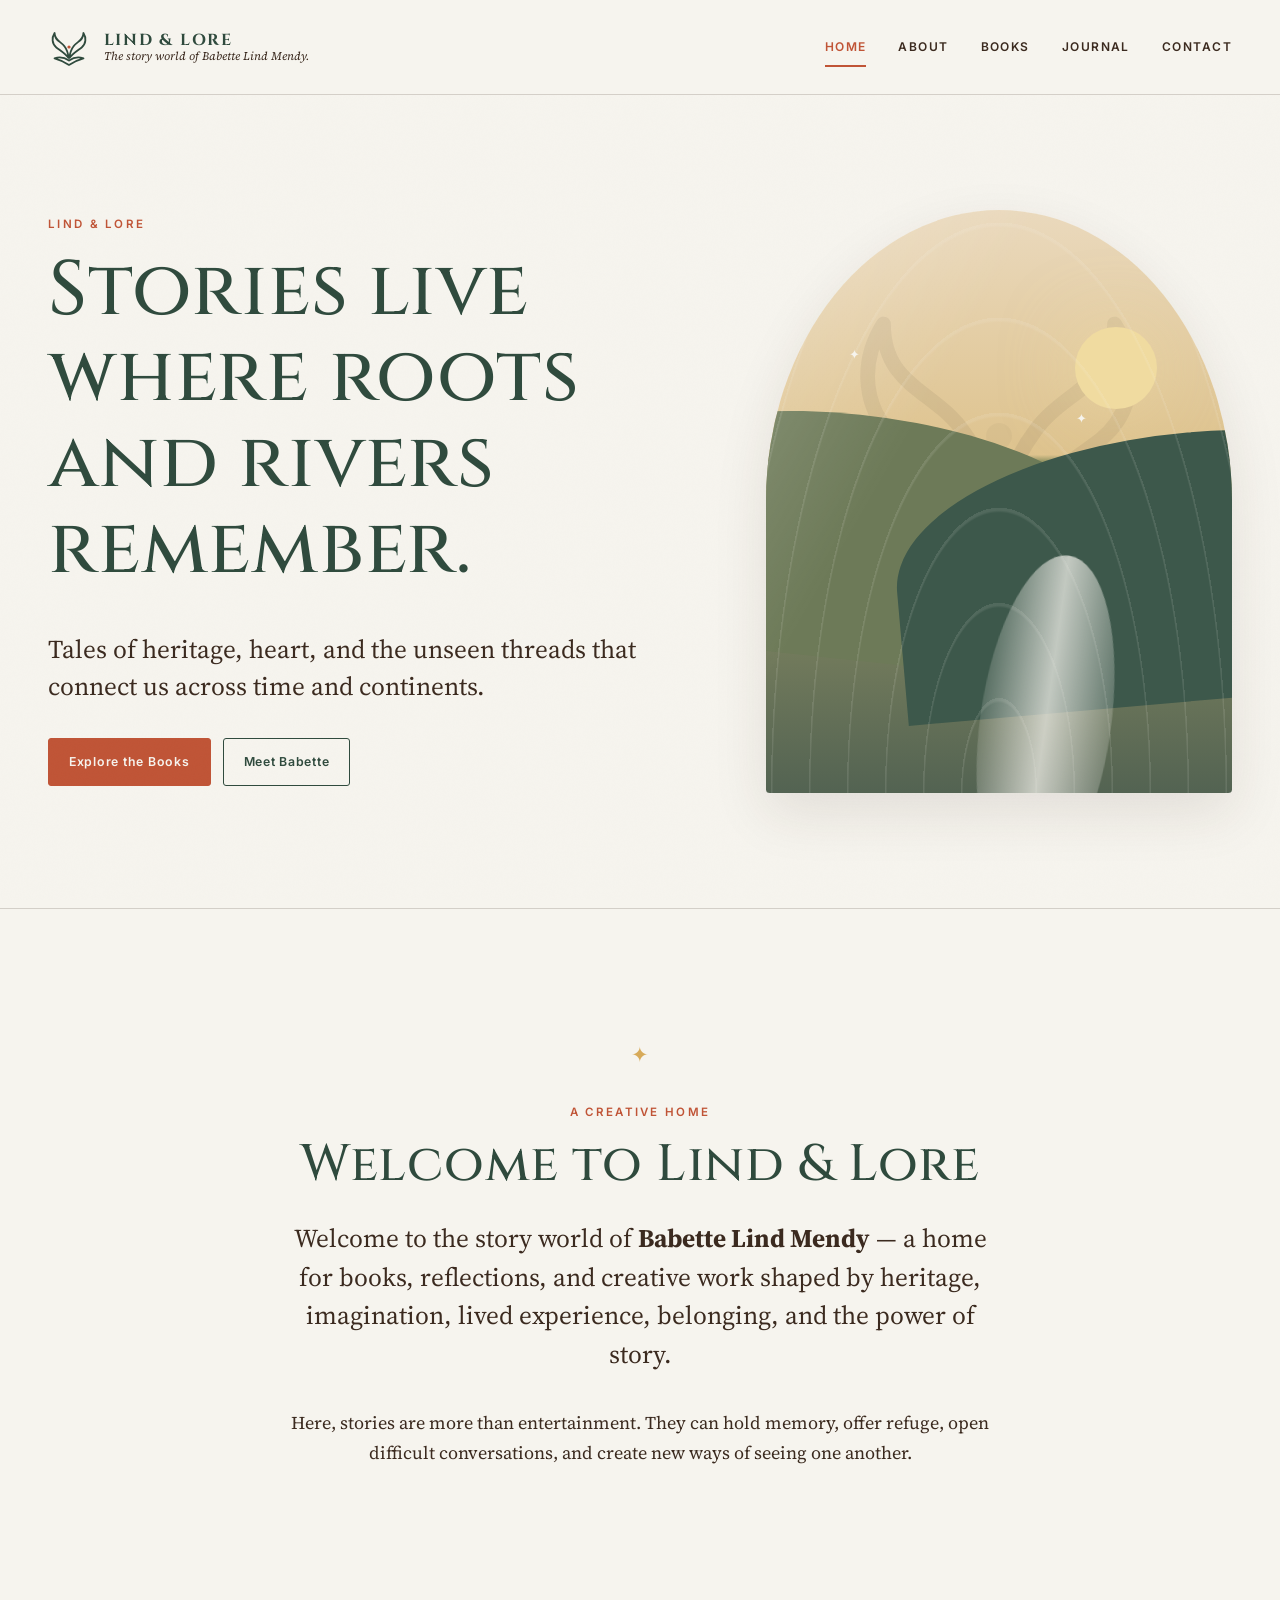
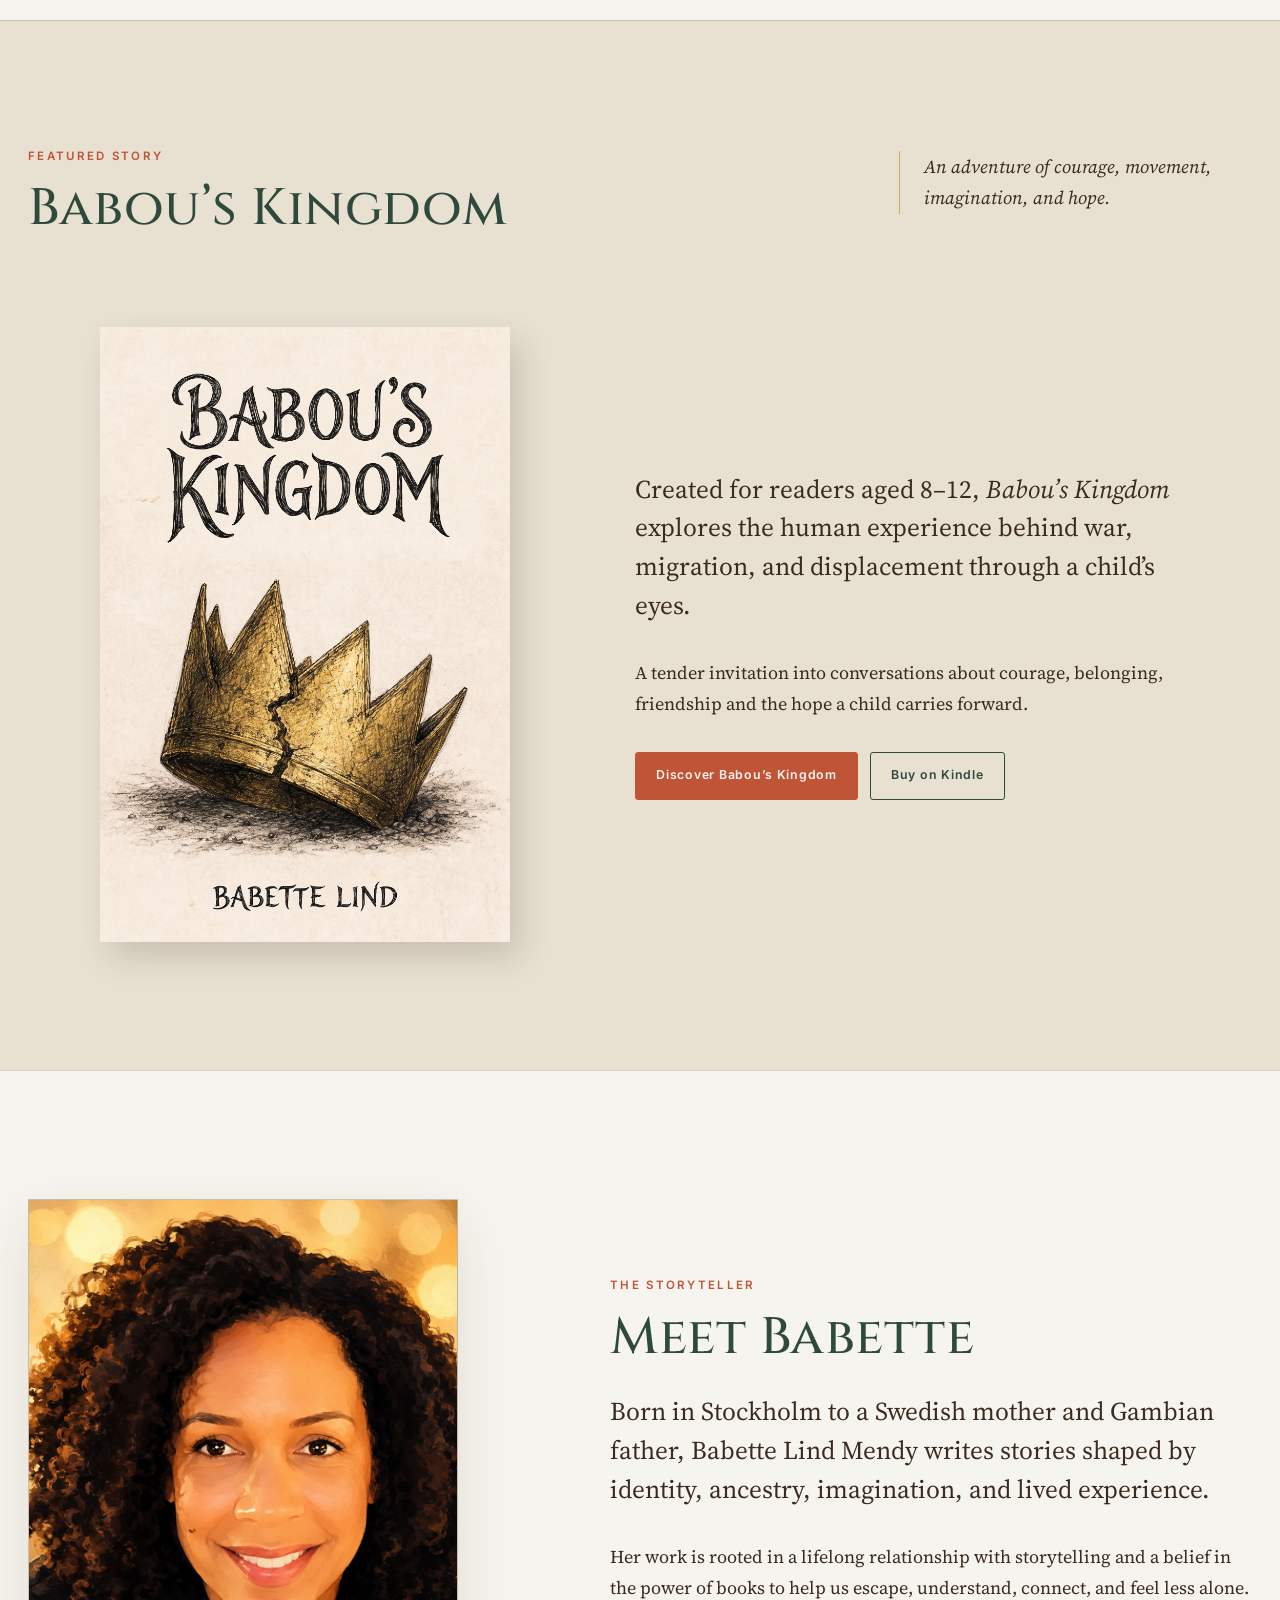
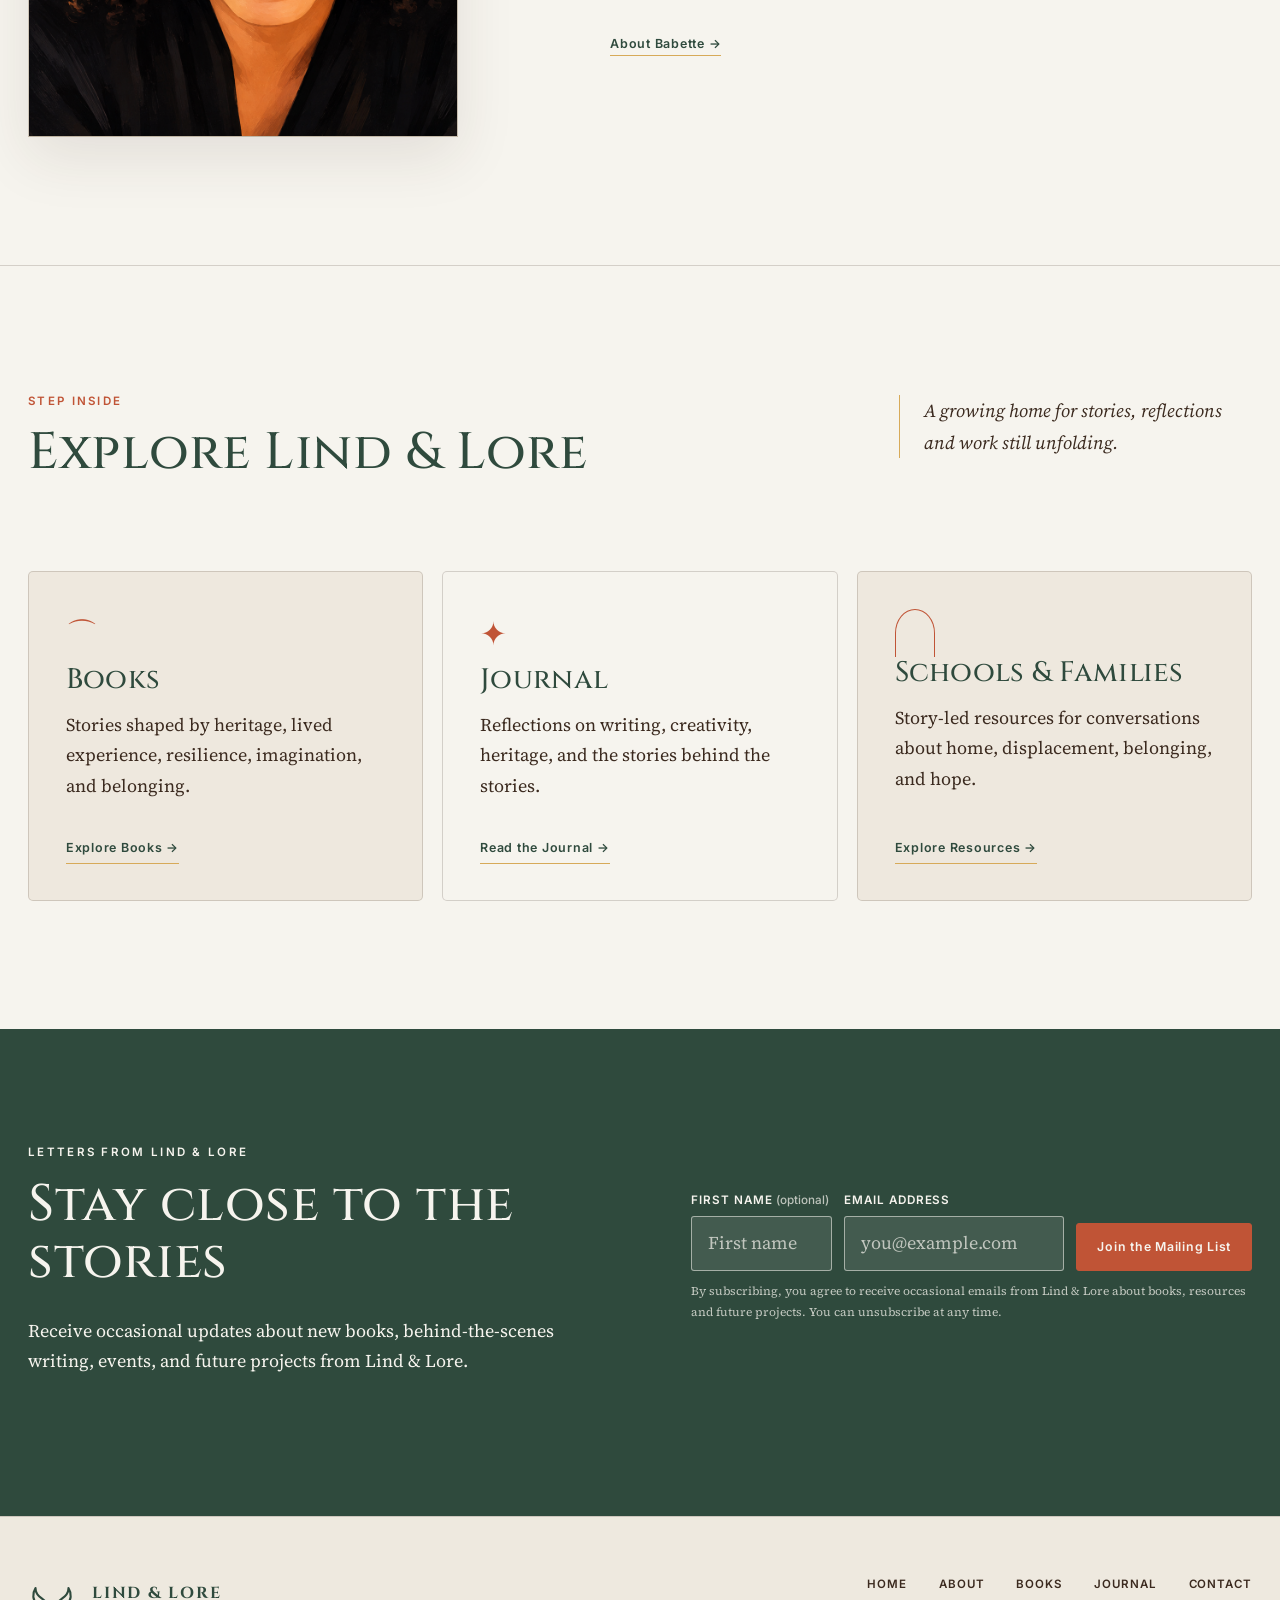
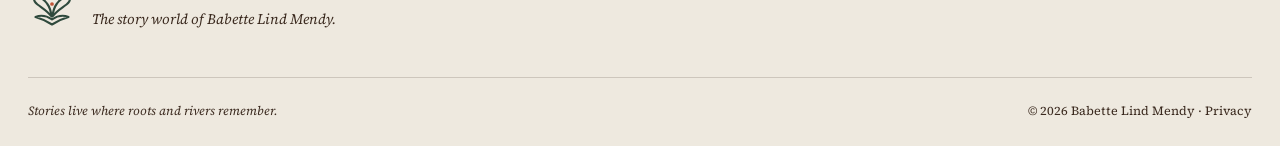
<file: index.html>
<!doctype html>
<html lang="en">
<head>
  <meta charset="utf-8">
  <meta name="viewport" content="width=device-width, initial-scale=1">
  <title>Lind &amp; Lore | Babette Lind Mendy — Author &amp; Storyteller</title>
  <meta name="description" content="Discover Lind &amp; Lore, the story world of Babette Lind Mendy — books and writing shaped by heritage, imagination, lived experience and belonging.">
  <link rel="canonical" href="https://lindandlore.com/">
  <meta property="og:type" content="website">
  <meta property="og:title" content="Lind &amp; Lore | Babette Lind Mendy — Author &amp; Storyteller">
  <meta property="og:description" content="Books and writing shaped by heritage, imagination, lived experience and belonging.">
  <meta property="og:url" content="https://lindandlore.com/">
  <meta name="twitter:card" content="summary">
  <meta name="theme-color" content="#F6F4EE">
  <link rel="icon" href="assets/logo/lind-lore-mark.svg" type="image/svg+xml">
  <link rel="preconnect" href="https://fonts.googleapis.com">
  <link rel="preconnect" href="https://fonts.gstatic.com" crossorigin>
  <link href="https://fonts.googleapis.com/css2?family=Cinzel:wght@500;600&amp;family=Source+Serif+4:opsz,wght@8..60,400;8..60,500;8..60,600&amp;family=Inter:wght@500;600&amp;display=swap" rel="stylesheet">
  <link rel="stylesheet" href="assets/css/styles.css?v=20260820-portrait">
</head>
<body>
  <a class="skip-link" href="#main-content">Skip to content</a>
  <header class="site-header">
    <div class="header-inner">
      <a class="brand" href="index.html" aria-label="Lind and Lore home"><img src="assets/logo/lind-lore-mark.svg" width="42" height="42" alt=""><span class="brand-copy"><strong>Lind &amp; Lore</strong><small>The story world of Babette Lind Mendy.</small></span></a>
      <button class="menu-toggle" type="button" aria-expanded="false" aria-controls="main-navigation"><span></span><span></span><span></span><span class="visually-hidden">Menu</span></button>
      <nav id="main-navigation" class="main-nav" aria-label="Main navigation"><a href="index.html" aria-current="page">Home</a><a href="about.html">About</a><a href="books.html">Books</a><a href="journal.html">Journal</a><a href="contact.html">Contact</a></nav>
    </div>
  </header>
  <main id="main-content">
    <section class="hero home-hero">
      <div class="hero-copy"><p class="eyebrow">Lind &amp; Lore</p><h1>Stories live where roots and rivers remember.</h1><p class="hero-intro">Tales of heritage, heart, and the unseen threads that connect us across time and continents.</p><div class="button-row"><a class="button button-primary" href="books.html">Explore the Books</a><a class="button button-secondary" href="about.html">Meet Babette</a></div></div>
      <div class="landscape-art" aria-label="Abstract landscape of a winding river, layered hills and warm sky" role="img"><img class="landscape-mark" src="assets/logo/lind-lore-mark.svg" alt=""><span class="sun"></span><span class="hill hill-one"></span><span class="hill hill-two"></span><span class="river"></span><span class="spark spark-one">✦</span><span class="spark spark-two">✦</span></div>
    </section>
    <section class="section intro-section"><div class="section-marker" aria-hidden="true">✦</div><div class="narrow"><p class="eyebrow">A creative home</p><h2>Welcome to Lind &amp; Lore</h2><p class="large-copy">Welcome to the story world of <strong>Babette Lind Mendy</strong> — a home for books, reflections, and creative work shaped by heritage, imagination, lived experience, belonging, and the power of story.</p><p>Here, stories are more than entertainment. They can hold memory, offer refuge, open difficult conversations, and create new ways of seeing one another.</p></div></section>
    <section class="section oat-section" aria-labelledby="featured-title"><div class="section-heading"><div><p class="eyebrow">Featured Story</p><h2 id="featured-title">Babou’s Kingdom</h2></div><p class="section-note">An adventure of courage, movement, imagination, and hope.</p></div><div class="book-feature"><figure class="book-cover book-cover-large book-cover-art"><img src="assets/images/babous-kingdom-cover.jpg" width="1600" height="2560" alt="Cover of Babou’s Kingdom by Babette Lind, featuring a hand-drawn broken golden crown"></figure><div class="book-feature-copy"><p class="large-copy">Created for readers aged 8–12, <em>Babou’s Kingdom</em> explores the human experience behind war, migration, and displacement through a child’s eyes.</p><p>A tender invitation into conversations about courage, belonging, friendship and the hope a child carries forward.</p><div class="button-row"><a class="button button-primary" href="babous-journey.html">Discover Babou’s Kingdom</a><a class="button button-secondary" href="https://www.amazon.co.uk/dp/B0HFLG5DSG">Buy on Kindle</a></div></div></div></section>
    <section class="section about-preview"><figure class="portrait-frame author-portrait"><img src="assets/images/babette-lind-mendy-portrait.png" width="1258" height="1258" loading="lazy" alt="Portrait of author Babette Lind Mendy"></figure><div><p class="eyebrow">The storyteller</p><h2>Meet Babette</h2><p class="large-copy">Born in Stockholm to a Swedish mother and Gambian father, Babette Lind Mendy writes stories shaped by identity, ancestry, imagination, and lived experience.</p><p>Her work is rooted in a lifelong relationship with storytelling and a belief in the power of books to help us escape, understand, connect, and feel less alone.</p><a class="text-link" href="about.html">About Babette <span aria-hidden="true">→</span></a></div></section>
    <section class="section explore-section" aria-labelledby="explore-title"><div class="section-heading"><div><p class="eyebrow">Step inside</p><h2 id="explore-title">Explore Lind &amp; Lore</h2></div><p class="section-note">A growing home for stories, reflections and work still unfolding.</p></div><div class="card-grid three-cards"><article class="story-card"><span class="card-icon" aria-hidden="true">⌒</span><h3>Books</h3><p>Stories shaped by heritage, lived experience, resilience, imagination, and belonging.</p><a class="text-link" href="books.html">Explore Books <span aria-hidden="true">→</span></a></article><article class="story-card"><span class="card-icon" aria-hidden="true">✦</span><h3>Journal</h3><p>Reflections on writing, creativity, heritage, and the stories behind the stories.</p><a class="text-link" href="journal.html">Read the Journal <span aria-hidden="true">→</span></a></article><article class="story-card future-card"><span class="card-icon arch-icon" aria-hidden="true"></span><h3>Schools &amp; Families</h3><p>Story-led resources for conversations about home, displacement, belonging, and hope.</p><a class="text-link" href="books.html#resources">Explore Resources <span aria-hidden="true">→</span></a></article></div></section>
    <section class="newsletter" id="mailing-list"><div><p class="eyebrow">Letters from Lind &amp; Lore</p><h2>Stay close to the stories</h2><p>Receive occasional updates about new books, behind-the-scenes writing, events, and future projects from Lind &amp; Lore.</p></div><div id="mlb2-45032545" class="newsletter-signup ml-form-embedContainer ml-subscribe-form ml-subscribe-form-45032545"><form class="integration-form ml-block-form row-form" action="https://assets.mailerlite.com/jsonp/2586596/forms/196324449783383683/subscribe" method="post" target="_blank" data-code=""><div class="newsletter-fields"><div><label for="newsletter-name">First name <span class="optional">(optional)</span></label><input id="newsletter-name" name="fields[name]" type="text" autocomplete="given-name" placeholder="First name"></div><div><label for="newsletter-email">Email address</label><input id="newsletter-email" name="fields[email]" type="email" autocomplete="email" placeholder="you@example.com" required aria-required="true"></div><button class="button button-primary primary" type="submit">Join the Mailing List</button><button class="button button-primary loading" type="button" disabled hidden>Joining&hellip;</button></div><input type="hidden" name="ml-submit" value="1"><input type="hidden" name="anticsrf" value="true"><p class="form-note">By subscribing, you agree to receive occasional emails from Lind &amp; Lore about books, resources and future projects. You can unsubscribe at any time.</p><p class="form-status" role="status" aria-live="polite"></p></form><div class="row-success newsletter-success" hidden><h3>Check your inbox</h3><p>Please confirm your email address to finish joining Letters from Lind &amp; Lore.</p></div></div></section>
  </main>
  <footer class="site-footer"><div class="footer-inner"><div class="footer-brand"><img src="assets/logo/lind-lore-mark.svg" width="48" height="48" alt=""><div><strong>Lind &amp; Lore</strong><p>The story world of Babette Lind Mendy.</p></div></div><nav aria-label="Footer navigation"><a href="index.html">Home</a><a href="about.html">About</a><a href="books.html">Books</a><a href="journal.html">Journal</a><a href="contact.html">Contact</a></nav></div><div class="footer-bottom"><p>Stories live where roots and rivers remember.</p><p>© <span data-current-year></span> Babette Lind Mendy · <a href="contact.html#privacy">Privacy</a></p></div></footer>
  <script src="https://groot.mailerlite.com/js/w/webforms.min.js?v83147fa8ce2d95cb73ece7f28b469519"></script>
  <script src="assets/js/main.js"></script>
</body>
</html>
</file>
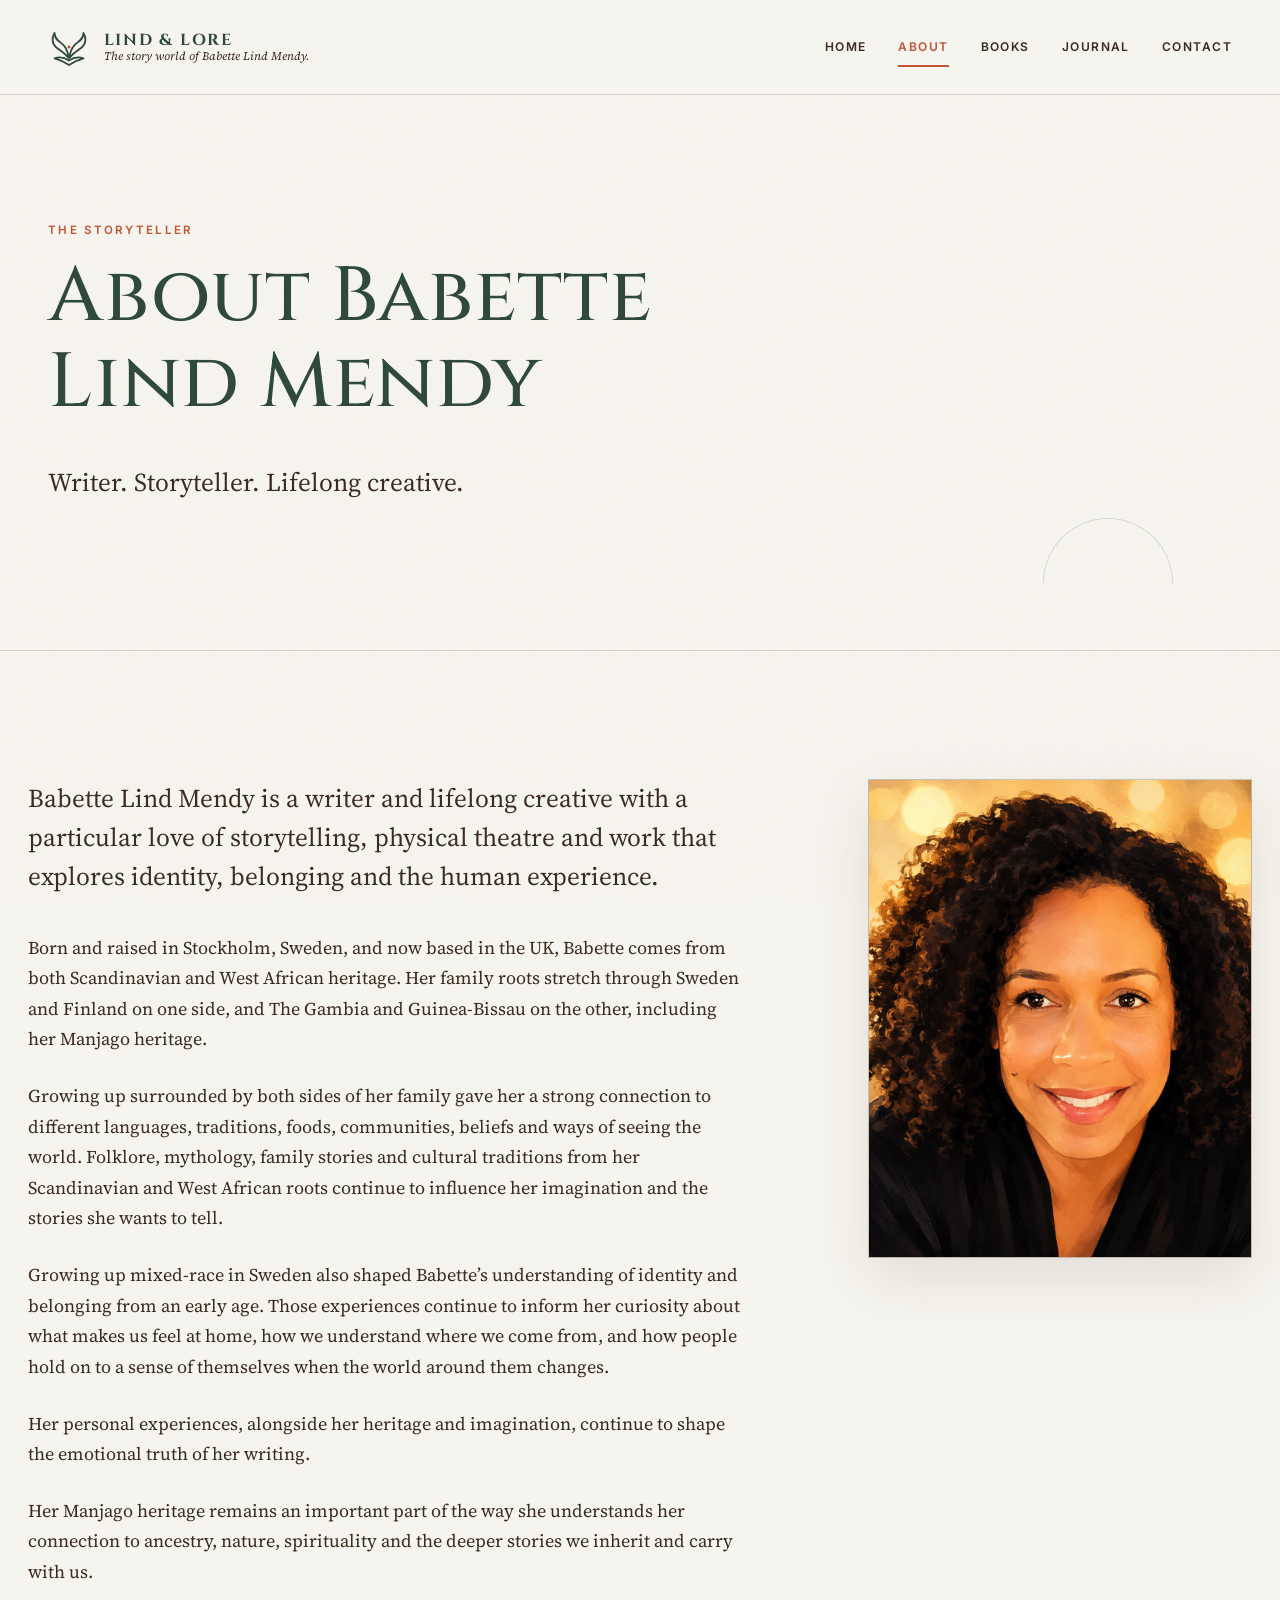
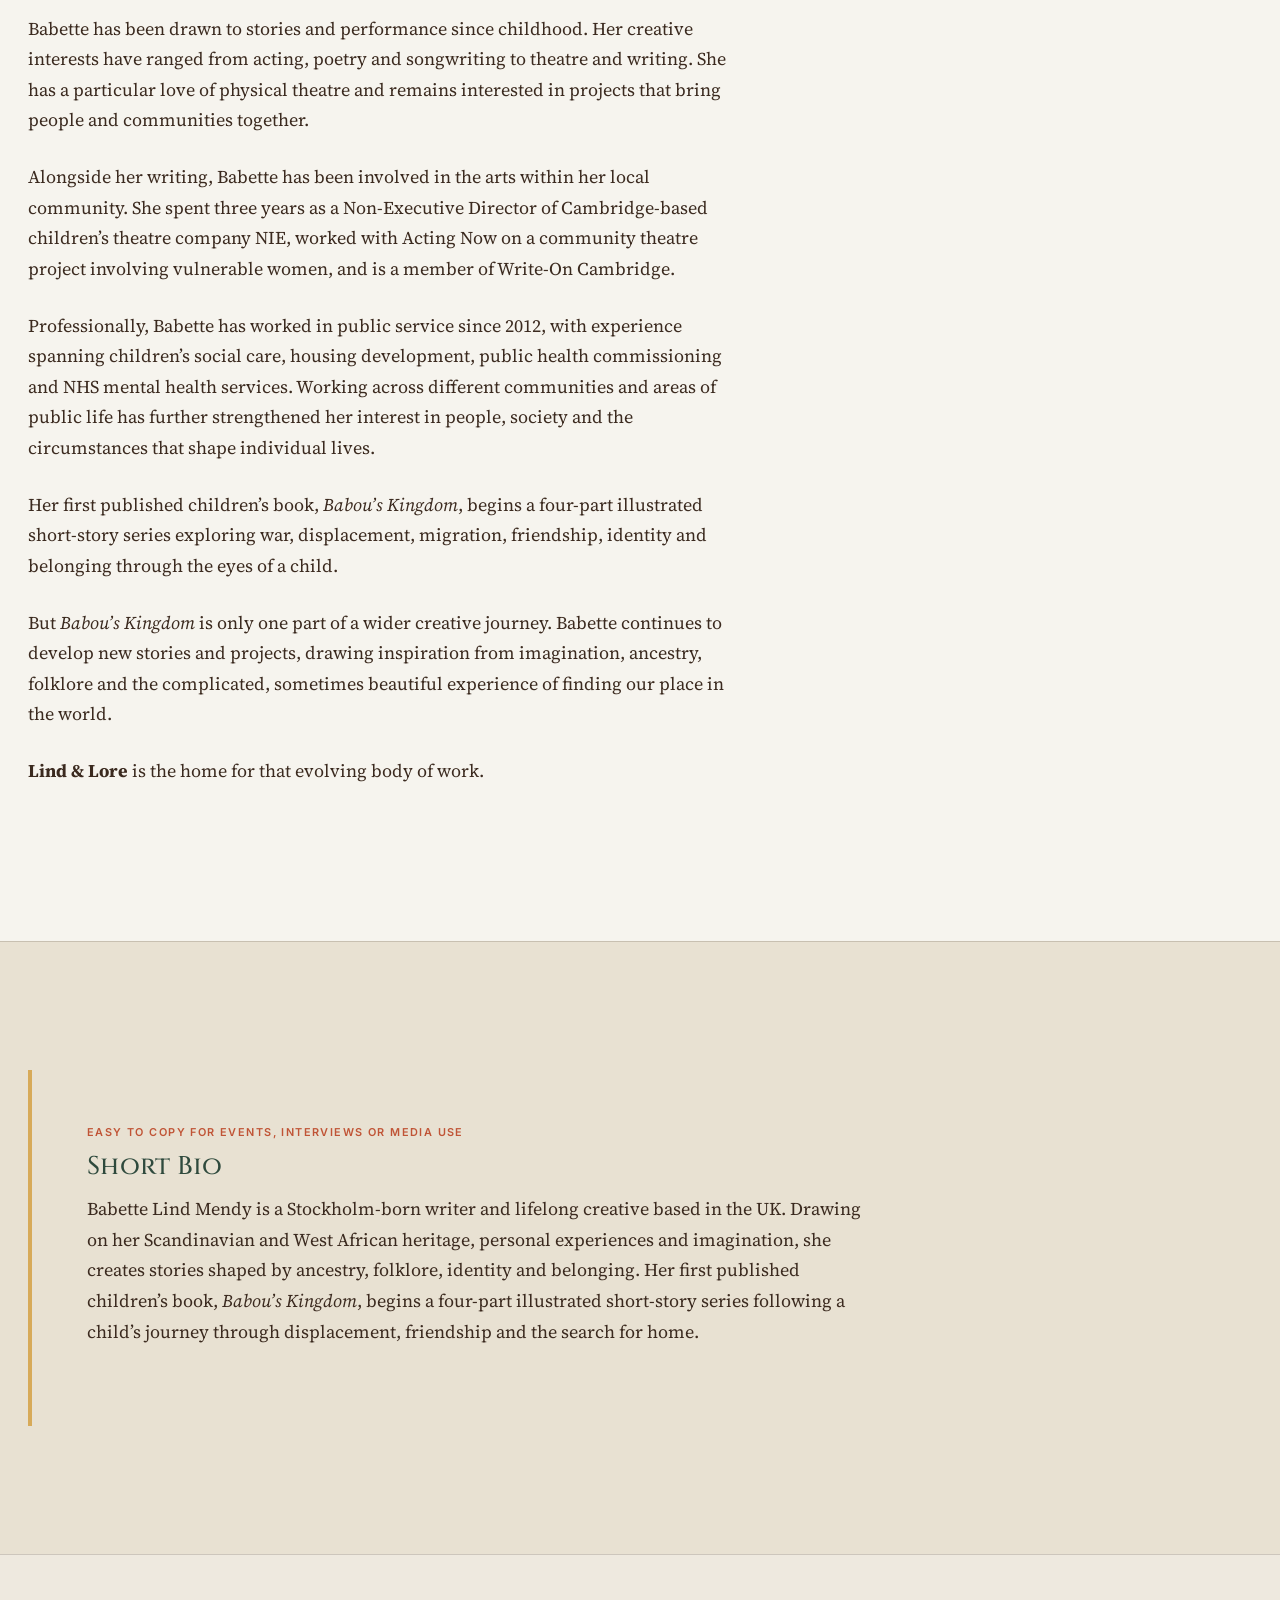
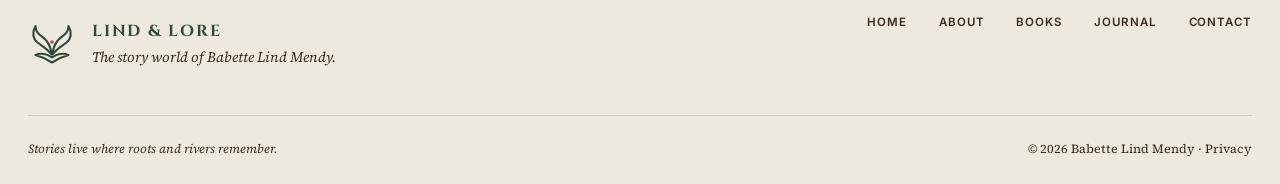
<file: about.html>
<!doctype html><html lang="en"><head><meta charset="utf-8"><meta name="viewport" content="width=device-width, initial-scale=1"><title>About Babette Lind Mendy | Lind &amp; Lore</title><meta name="description" content="Meet Babette Lind Mendy, a writer and lifelong creative whose work is shaped by heritage, imagination, lived experience and belonging."><link rel="canonical" href="https://lindandlore.com/about.html"><meta property="og:type" content="website"><meta property="og:title" content="About Babette Lind Mendy | Lind &amp; Lore"><meta property="og:description" content="A writer and storyteller shaped by heritage, imagination and lived experience."><meta property="og:url" content="https://lindandlore.com/about.html"><meta name="twitter:card" content="summary"><meta name="theme-color" content="#F6F4EE"><link rel="icon" href="assets/logo/lind-lore-mark.svg" type="image/svg+xml"><link rel="preconnect" href="https://fonts.googleapis.com"><link rel="preconnect" href="https://fonts.gstatic.com" crossorigin><link href="https://fonts.googleapis.com/css2?family=Cinzel:wght@500;600&amp;family=Source+Serif+4:opsz,wght@8..60,400;8..60,500;8..60,600&amp;family=Inter:wght@500;600&amp;display=swap" rel="stylesheet"><link rel="stylesheet" href="assets/css/styles.css?v=20260820-portrait"></head>
<body><a class="skip-link" href="#main-content">Skip to content</a><header class="site-header"><div class="header-inner"><a class="brand" href="index.html" aria-label="Lind and Lore home"><img src="assets/logo/lind-lore-mark.svg" width="42" height="42" alt=""><span class="brand-copy"><strong>Lind &amp; Lore</strong><small>The story world of Babette Lind Mendy.</small></span></a><button class="menu-toggle" type="button" aria-expanded="false" aria-controls="main-navigation"><span></span><span></span><span></span><span class="visually-hidden">Menu</span></button><nav id="main-navigation" class="main-nav" aria-label="Main navigation"><a href="index.html">Home</a><a href="about.html" aria-current="page">About</a><a href="books.html">Books</a><a href="journal.html">Journal</a><a href="contact.html">Contact</a></nav></div></header>
<main id="main-content"><section class="hero page-hero"><p class="eyebrow">The storyteller</p><h1>About Babette<br>Lind Mendy</h1><p class="hero-intro">Writer. Storyteller. Lifelong creative.</p></section>
<section class="section"><div class="bio-layout"><article class="prose"><p class="large-copy">Babette Lind Mendy is a writer and lifelong creative with a particular love of storytelling, physical theatre and work that explores identity, belonging and the human experience.</p><p>Born and raised in Stockholm, Sweden, and now based in the UK, Babette comes from both Scandinavian and West African heritage. Her family roots stretch through Sweden and Finland on one side, and The Gambia and Guinea-Bissau on the other, including her Manjago heritage.</p><p>Growing up surrounded by both sides of her family gave her a strong connection to different languages, traditions, foods, communities, beliefs and ways of seeing the world. Folklore, mythology, family stories and cultural traditions from her Scandinavian and West African roots continue to influence her imagination and the stories she wants to tell.</p><p>Growing up mixed-race in Sweden also shaped Babette’s understanding of identity and belonging from an early age. Those experiences continue to inform her curiosity about what makes us feel at home, how we understand where we come from, and how people hold on to a sense of themselves when the world around them changes.</p><p>Her personal experiences, alongside her heritage and imagination, continue to shape the emotional truth of her writing.</p><p>Her Manjago heritage remains an important part of the way she understands her connection to ancestry, nature, spirituality and the deeper stories we inherit and carry with us.</p><p>Babette has been drawn to stories and performance since childhood. Her creative interests have ranged from acting, poetry and songwriting to theatre and writing. She has a particular love of physical theatre and remains interested in projects that bring people and communities together.</p><p>Alongside her writing, Babette has been involved in the arts within her local community. She spent three years as a Non-Executive Director of Cambridge-based children’s theatre company NIE, worked with Acting Now on a community theatre project involving vulnerable women, and is a member of Write-On Cambridge.</p><p>Professionally, Babette has worked in public service since 2012, with experience spanning children’s social care, housing development, public health commissioning and NHS mental health services. Working across different communities and areas of public life has further strengthened her interest in people, society and the circumstances that shape individual lives.</p><p>Her first published children’s book, <em>Babou’s Kingdom</em>, begins a four-part illustrated short-story series exploring war, displacement, migration, friendship, identity and belonging through the eyes of a child.</p><p>But <em>Babou’s Kingdom</em> is only one part of a wider creative journey. Babette continues to develop new stories and projects, drawing inspiration from imagination, ancestry, folklore and the complicated, sometimes beautiful experience of finding our place in the world.</p><p><strong>Lind &amp; Lore</strong> is the home for that evolving body of work.</p></article><figure class="portrait-frame author-portrait"><img src="assets/images/babette-lind-mendy-portrait.png" width="1258" height="1258" alt="Portrait of author Babette Lind Mendy"></figure></div></section>
<section class="section oat-section"><div class="short-bio"><p class="copy-label">Easy to copy for events, interviews or media use</p><h2>Short Bio</h2><p>Babette Lind Mendy is a Stockholm-born writer and lifelong creative based in the UK. Drawing on her Scandinavian and West African heritage, personal experiences and imagination, she creates stories shaped by ancestry, folklore, identity and belonging. Her first published children’s book, <em>Babou’s Kingdom</em>, begins a four-part illustrated short-story series following a child’s journey through displacement, friendship and the search for home.</p></div></section></main>
<footer class="site-footer"><div class="footer-inner"><div class="footer-brand"><img src="assets/logo/lind-lore-mark.svg" width="48" height="48" alt=""><div><strong>Lind &amp; Lore</strong><p>The story world of Babette Lind Mendy.</p></div></div><nav aria-label="Footer navigation"><a href="index.html">Home</a><a href="about.html">About</a><a href="books.html">Books</a><a href="journal.html">Journal</a><a href="contact.html">Contact</a></nav></div><div class="footer-bottom"><p>Stories live where roots and rivers remember.</p><p>© <span data-current-year></span> Babette Lind Mendy · <a href="contact.html#privacy">Privacy</a></p></div></footer><script src="assets/js/main.js"></script></body></html>
</file>
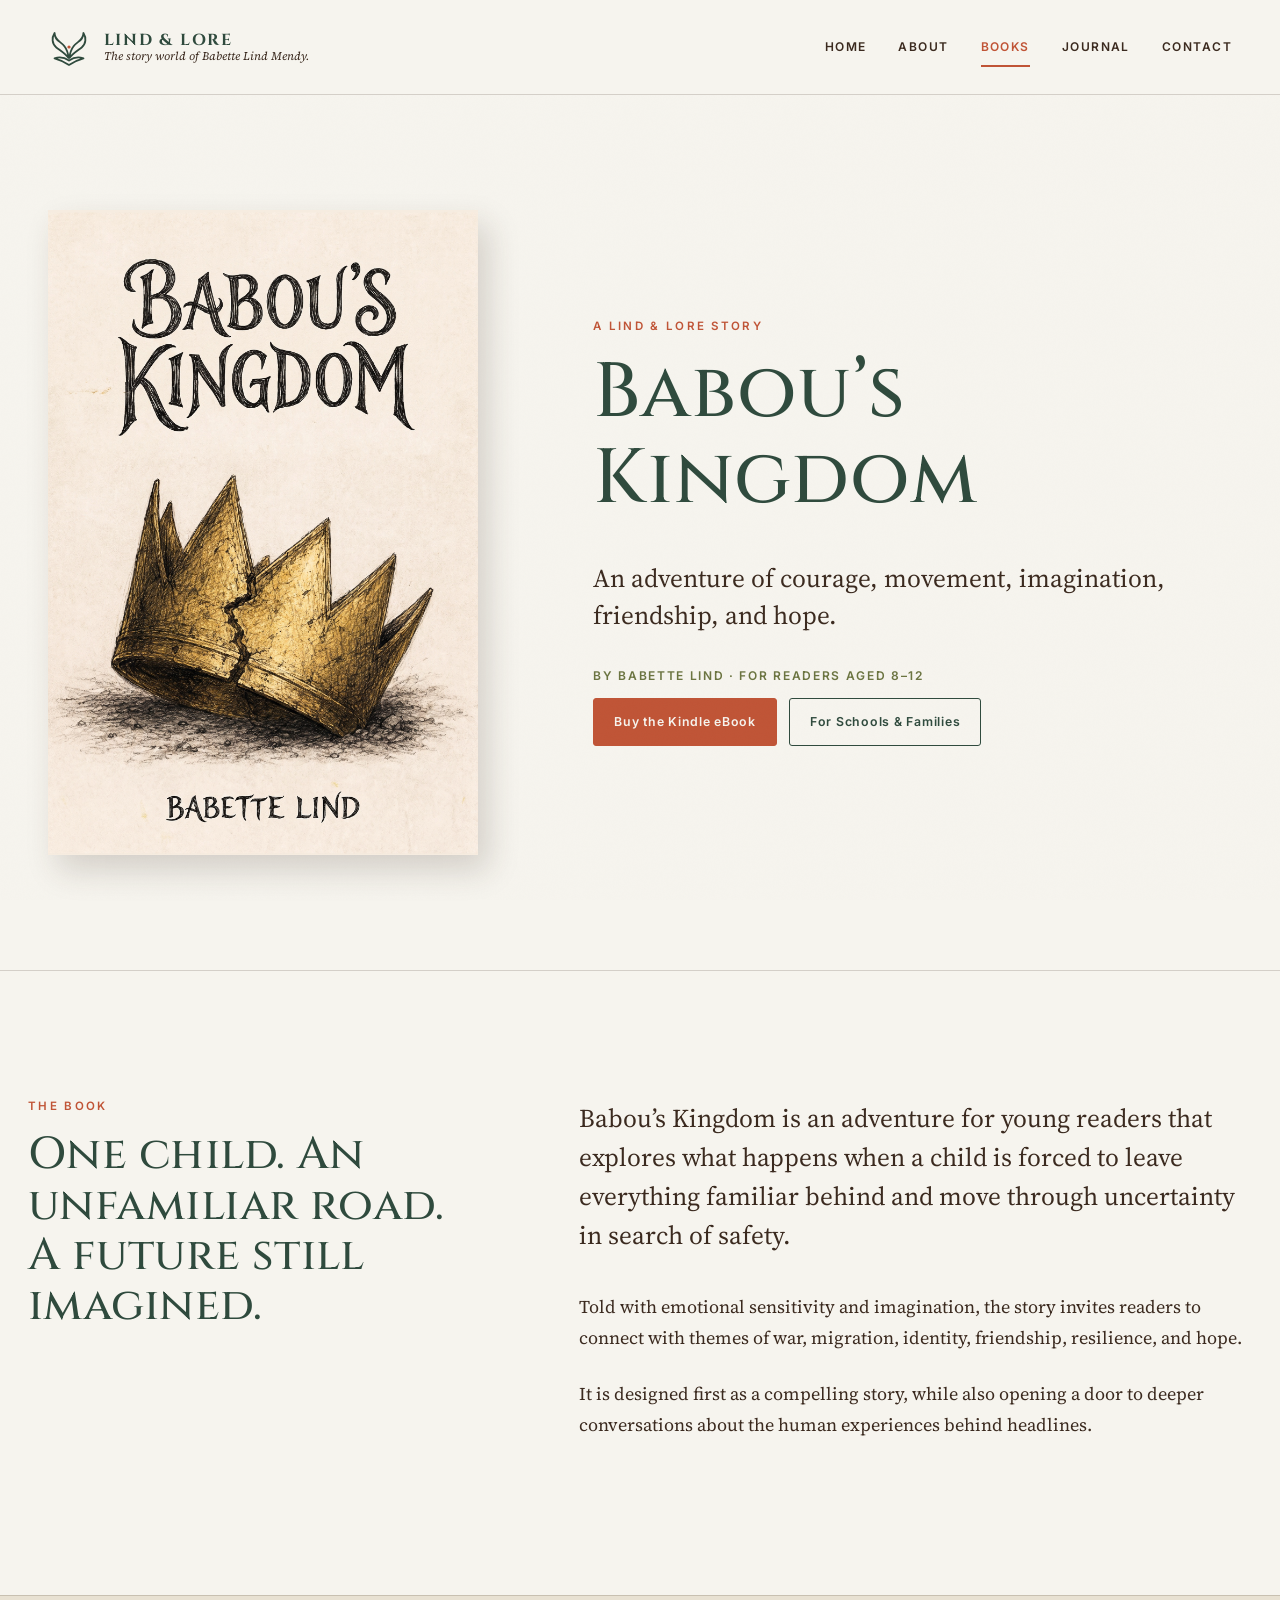
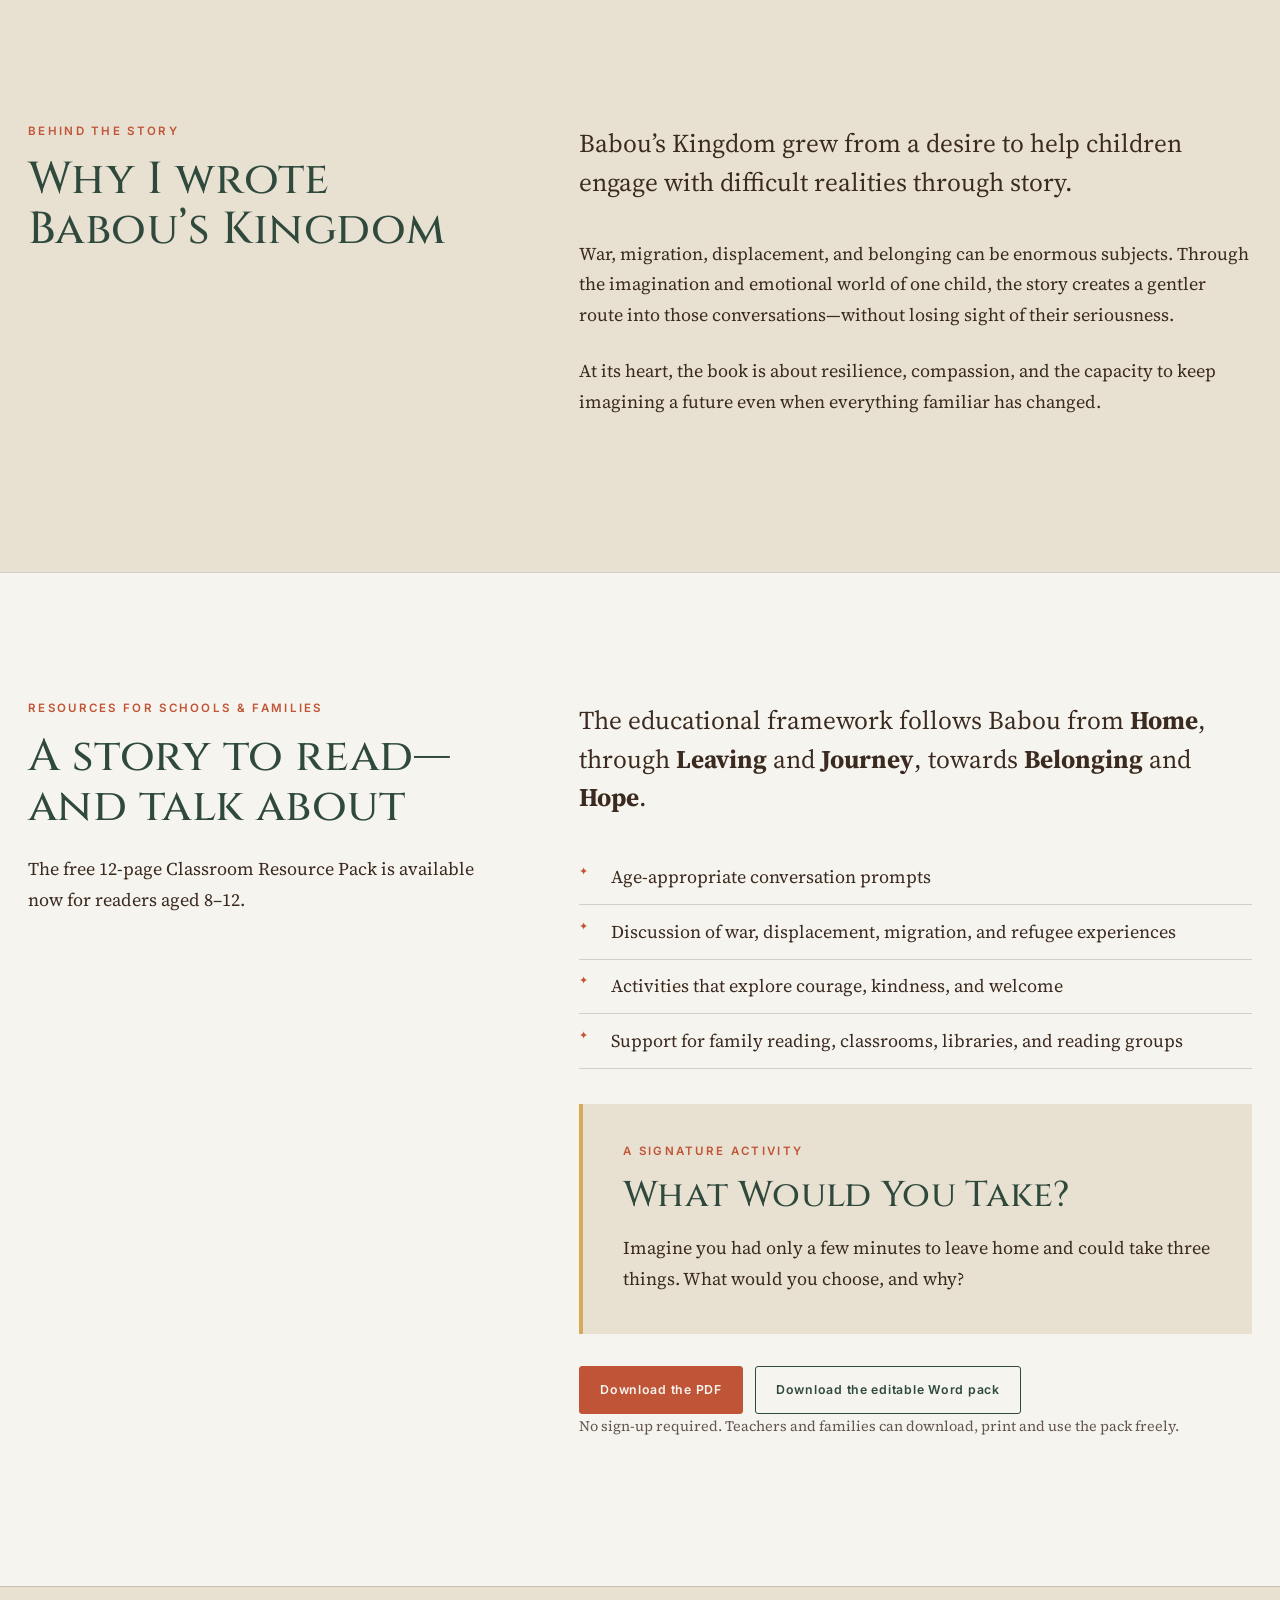
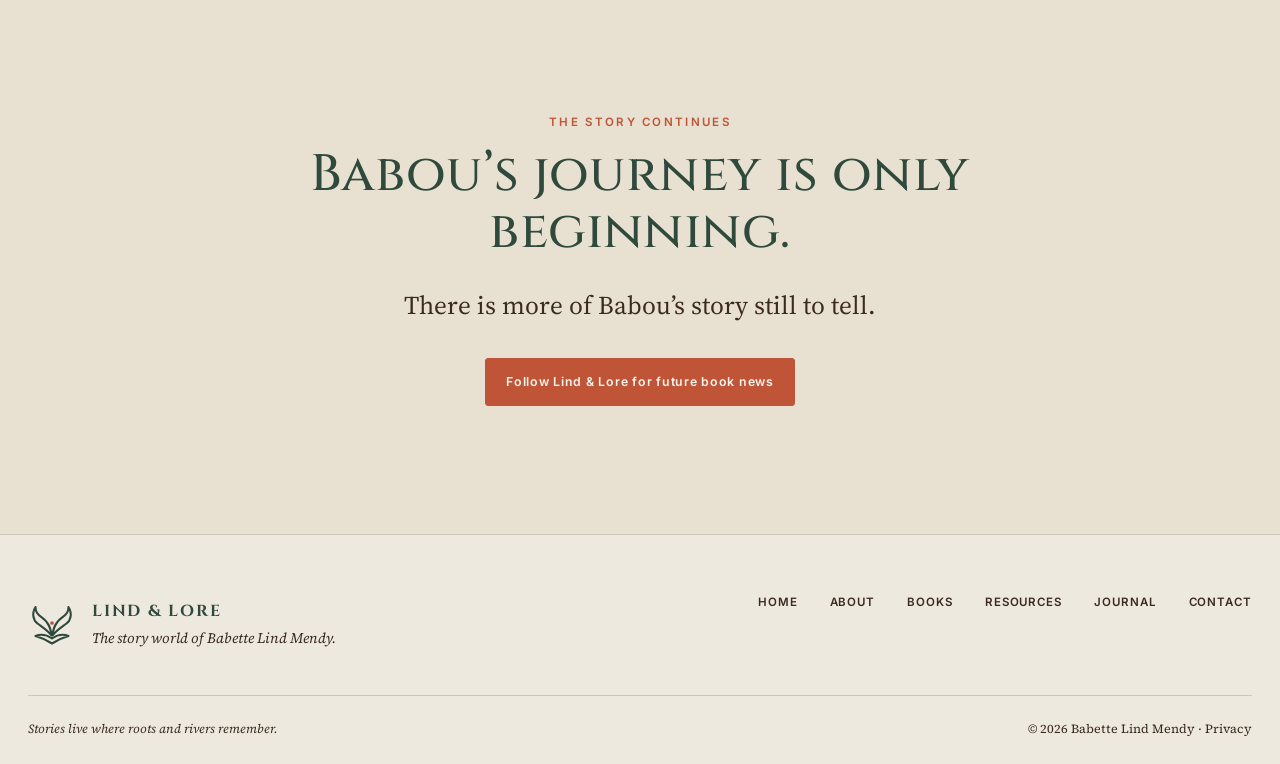
<file: babous-journey.html>
<!doctype html>
<html lang="en">
<head>
  <meta charset="utf-8">
  <meta name="viewport" content="width=device-width, initial-scale=1">
  <title>Babou’s Kingdom | Lind &amp; Lore</title>
  <meta name="description" content="Discover Babou’s Kingdom by Babette Lind, an illustrated adventure for readers aged 8–12 about courage, displacement, friendship, resilience and hope.">
  <link rel="canonical" href="https://lindandlore.com/babous-journey.html">
  <meta property="og:type" content="book">
  <meta property="og:title" content="Babou’s Kingdom | Lind &amp; Lore">
  <meta property="og:description" content="An adventure of courage, movement, imagination, friendship, and hope.">
  <meta property="og:url" content="https://lindandlore.com/babous-journey.html">
  <meta name="twitter:card" content="summary">
  <meta name="theme-color" content="#F6F4EE">
  <link rel="icon" href="assets/logo/lind-lore-mark.svg" type="image/svg+xml">
  <link rel="preconnect" href="https://fonts.googleapis.com">
  <link rel="preconnect" href="https://fonts.gstatic.com" crossorigin>
  <link href="https://fonts.googleapis.com/css2?family=Cinzel:wght@500;600&amp;family=Source+Serif+4:opsz,wght@8..60,400;8..60,500;8..60,600&amp;family=Inter:wght@500;600&amp;display=swap" rel="stylesheet">
  <link rel="stylesheet" href="assets/css/styles.css?v=20260820-portrait">
  <link rel="stylesheet" href="assets/css/resources.css">
</head>
<body>
  <a class="skip-link" href="#main-content">Skip to content</a>
  <header class="site-header">
    <div class="header-inner">
      <a class="brand" href="index.html" aria-label="Lind and Lore home"><img src="assets/logo/lind-lore-mark.svg" width="42" height="42" alt=""><span class="brand-copy"><strong>Lind &amp; Lore</strong><small>The story world of Babette Lind Mendy.</small></span></a>
      <button class="menu-toggle" type="button" aria-expanded="false" aria-controls="main-navigation"><span></span><span></span><span></span><span class="visually-hidden">Menu</span></button>
      <nav id="main-navigation" class="main-nav" aria-label="Main navigation"><a href="index.html">Home</a><a href="about.html">About</a><a href="books.html" aria-current="page">Books</a><a href="journal.html">Journal</a><a href="contact.html">Contact</a></nav>
    </div>
  </header>

  <main id="main-content">
    <section class="hero book-detail-hero">
      <figure class="book-cover book-cover-art"><img src="assets/images/babous-kingdom-cover.jpg" width="1600" height="2560" alt="Cover of Babou’s Kingdom by Babette Lind, featuring a hand-drawn broken golden crown"></figure>
      <div class="detail-copy">
        <p class="eyebrow">A Lind &amp; Lore story</p>
        <h1>Babou’s Kingdom</h1>
        <p class="hero-intro">An adventure of courage, movement, imagination, friendship, and hope.</p>
        <p class="byline">By Babette Lind · For readers aged 8–12</p>
        <div class="placeholder-actions">
          <a class="button button-primary" href="https://www.amazon.co.uk/dp/B0HFLG5DSG">Buy the Kindle eBook</a>
          <a class="button button-secondary" href="#schools-and-families">For Schools &amp; Families</a>
        </div>
      </div>
    </section>

    <section class="section">
      <div class="split-section">
        <div><p class="eyebrow">The book</p><h2>One child. An unfamiliar road. A future still imagined.</h2></div>
        <div class="prose"><p class="large-copy">Babou’s Kingdom is an adventure for young readers that explores what happens when a child is forced to leave everything familiar behind and move through uncertainty in search of safety.</p><p>Told with emotional sensitivity and imagination, the story invites readers to connect with themes of war, migration, identity, friendship, resilience, and hope.</p><p>It is designed first as a compelling story, while also opening a door to deeper conversations about the human experiences behind headlines.</p></div>
      </div>
    </section>

    <section class="section oat-section">
      <div class="split-section">
        <div><p class="eyebrow">Behind the story</p><h2>Why I wrote Babou’s Kingdom</h2></div>
        <div class="prose"><p class="large-copy">Babou’s Kingdom grew from a desire to help children engage with difficult realities through story.</p><p>War, migration, displacement, and belonging can be enormous subjects. Through the imagination and emotional world of one child, the story creates a gentler route into those conversations—without losing sight of their seriousness.</p><p>At its heart, the book is about resilience, compassion, and the capacity to keep imagining a future even when everything familiar has changed.</p></div>
      </div>
    </section>

    <section class="section" id="schools-and-families">
      <div class="split-section">
        <div><p class="eyebrow">Resources for Schools &amp; Families</p><h2>A story to read—and talk about</h2><p>The free 12-page Classroom Resource Pack is available now for readers aged 8–12.</p></div>
        <div>
          <p class="large-copy">The educational framework follows Babou from <strong>Home</strong>, through <strong>Leaving</strong> and <strong>Journey</strong>, towards <strong>Belonging</strong> and <strong>Hope</strong>.</p>
          <ul class="check-list"><li>Age-appropriate conversation prompts</li><li>Discussion of war, displacement, migration, and refugee experiences</li><li>Activities that explore courage, kindness, and welcome</li><li>Support for family reading, classrooms, libraries, and reading groups</li></ul>
          <div class="activity-card">
            <p class="eyebrow">A signature activity</p>
            <h3>What Would You Take?</h3>
            <p>Imagine you had only a few minutes to leave home and could take three things. What would you choose, and why?</p>
          </div>
          <div class="button-row"><a class="button button-primary" href="downloads/babous-kingdom-classroom-resource-pack.pdf" download>Download the PDF</a><a class="button button-secondary" href="downloads/babous-kingdom-classroom-resource-pack.docx" download>Download the editable Word pack</a></div>
          <p class="download-note">No sign-up required. Teachers and families can download, print and use the pack freely.</p>
        </div>
      </div>
    </section>

    <section class="section tease-section"><div class="narrow"><p class="eyebrow">The story continues</p><h2>Babou’s journey is only beginning.</h2><p class="large-copy">There is more of Babou’s story still to tell.</p><a class="button button-primary" href="index.html#mailing-list">Follow Lind &amp; Lore for future book news</a></div></section>
  </main>

  <footer class="site-footer"><div class="footer-inner"><div class="footer-brand"><img src="assets/logo/lind-lore-mark.svg" width="48" height="48" alt=""><div><strong>Lind &amp; Lore</strong><p>The story world of Babette Lind Mendy.</p></div></div><nav aria-label="Footer navigation"><a href="index.html">Home</a><a href="about.html">About</a><a href="books.html">Books</a><a href="books.html#resources">Resources</a><a href="journal.html">Journal</a><a href="contact.html">Contact</a></nav></div><div class="footer-bottom"><p>Stories live where roots and rivers remember.</p><p>© <span data-current-year></span> Babette Lind Mendy · <a href="contact.html#privacy">Privacy</a></p></div></footer>
  <script src="assets/js/main.js"></script>
</body>
</html>
</file>
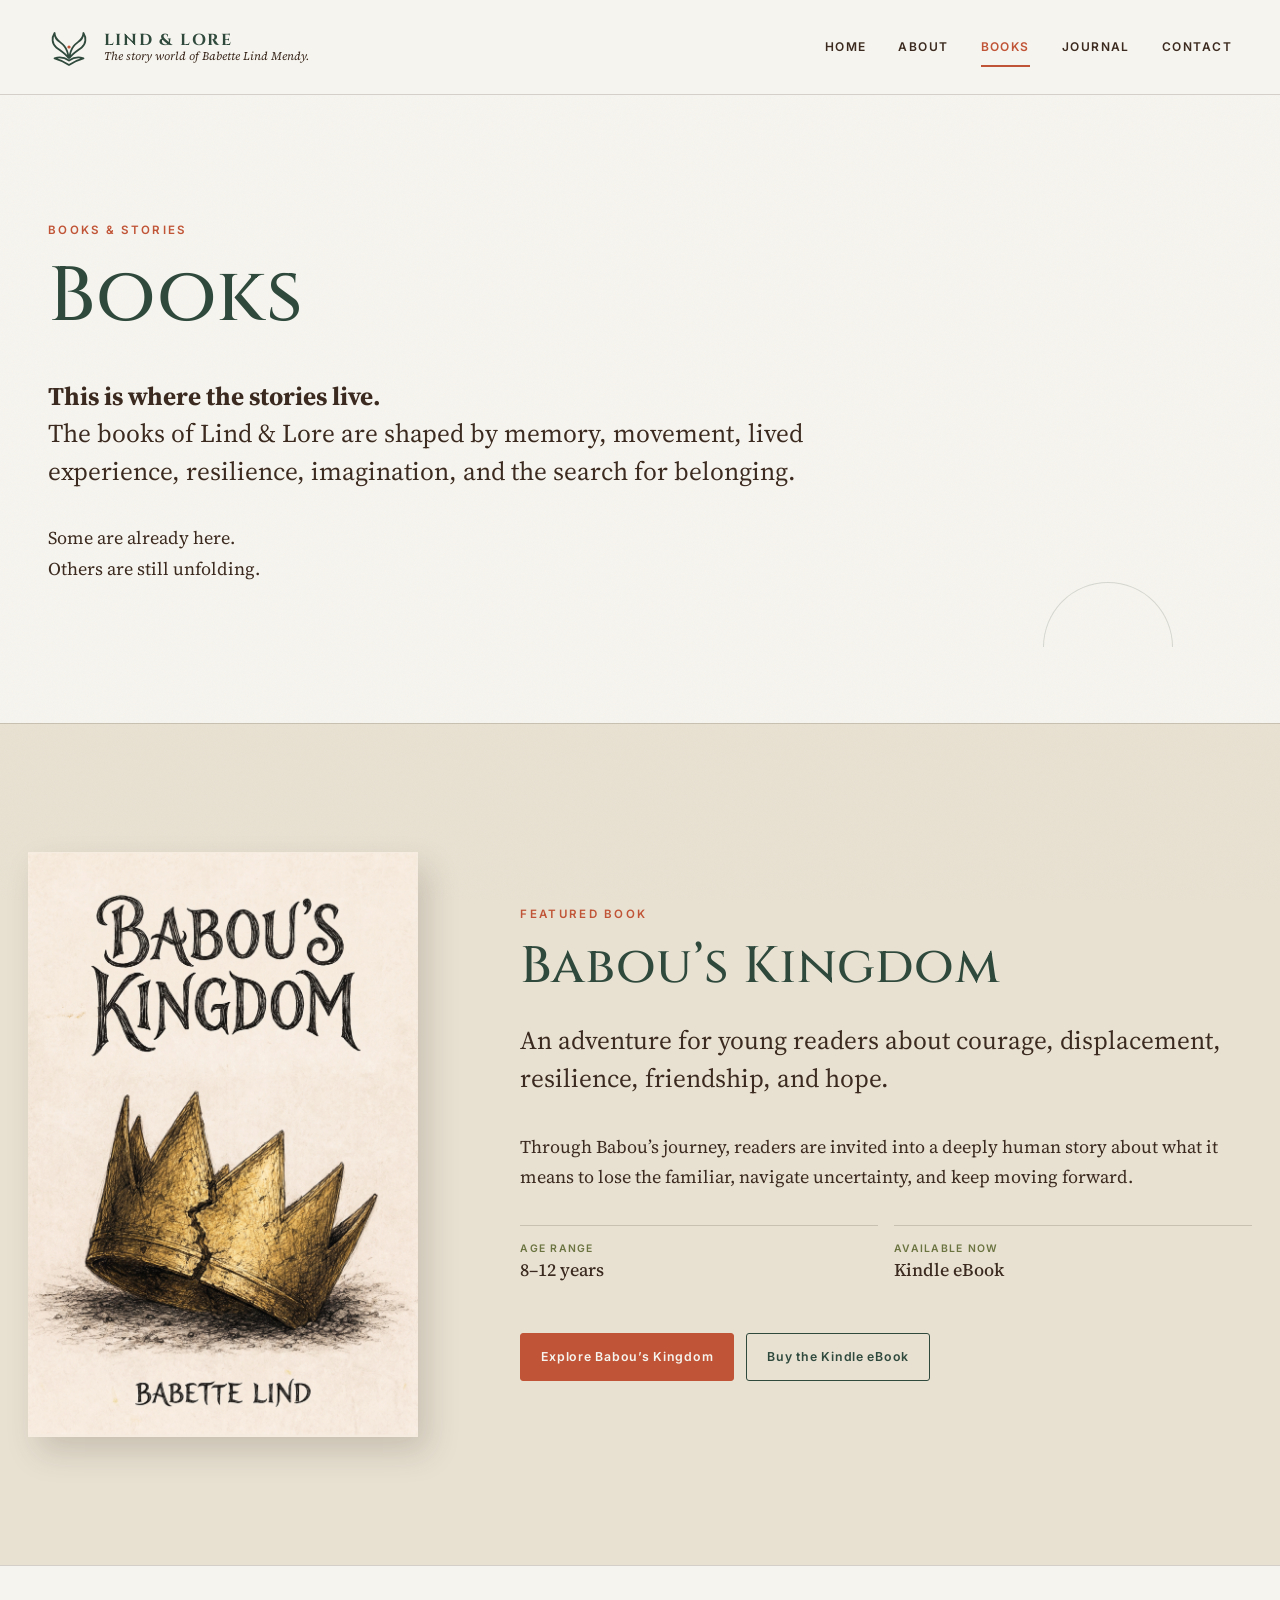
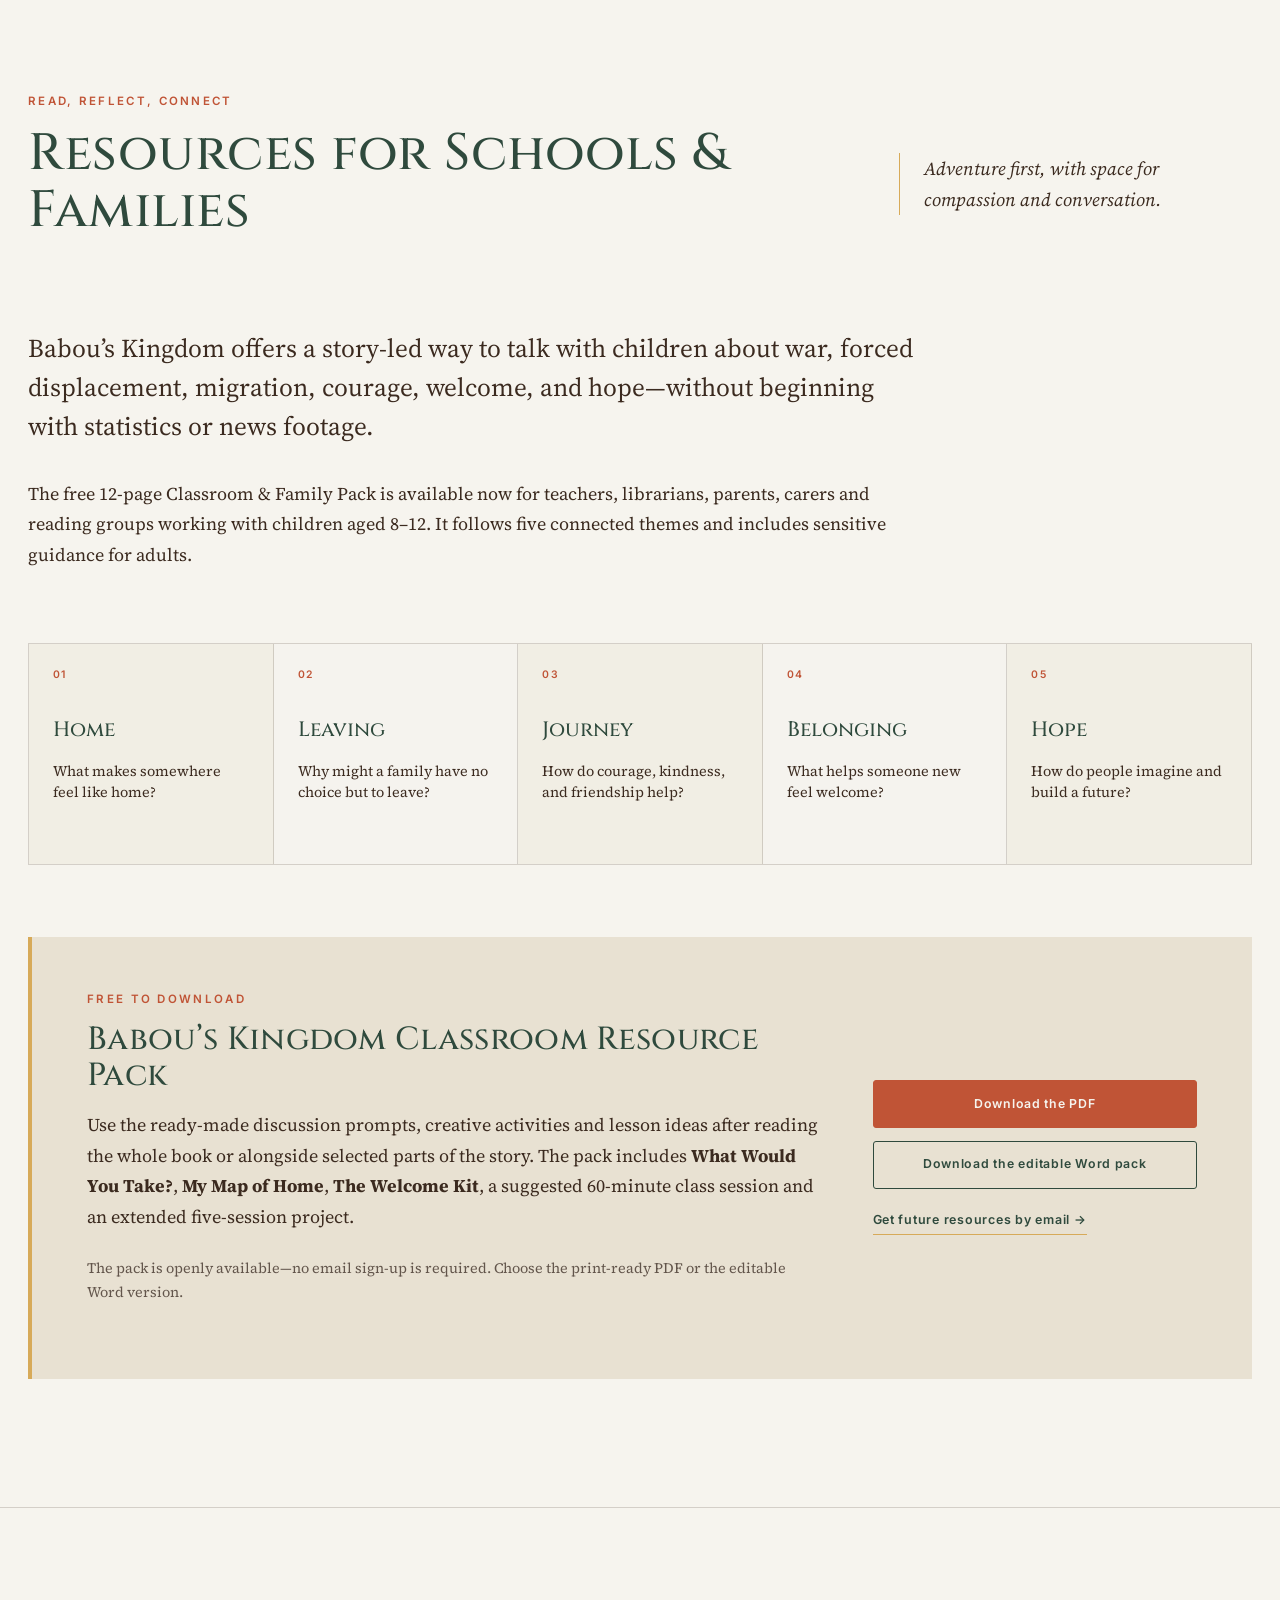
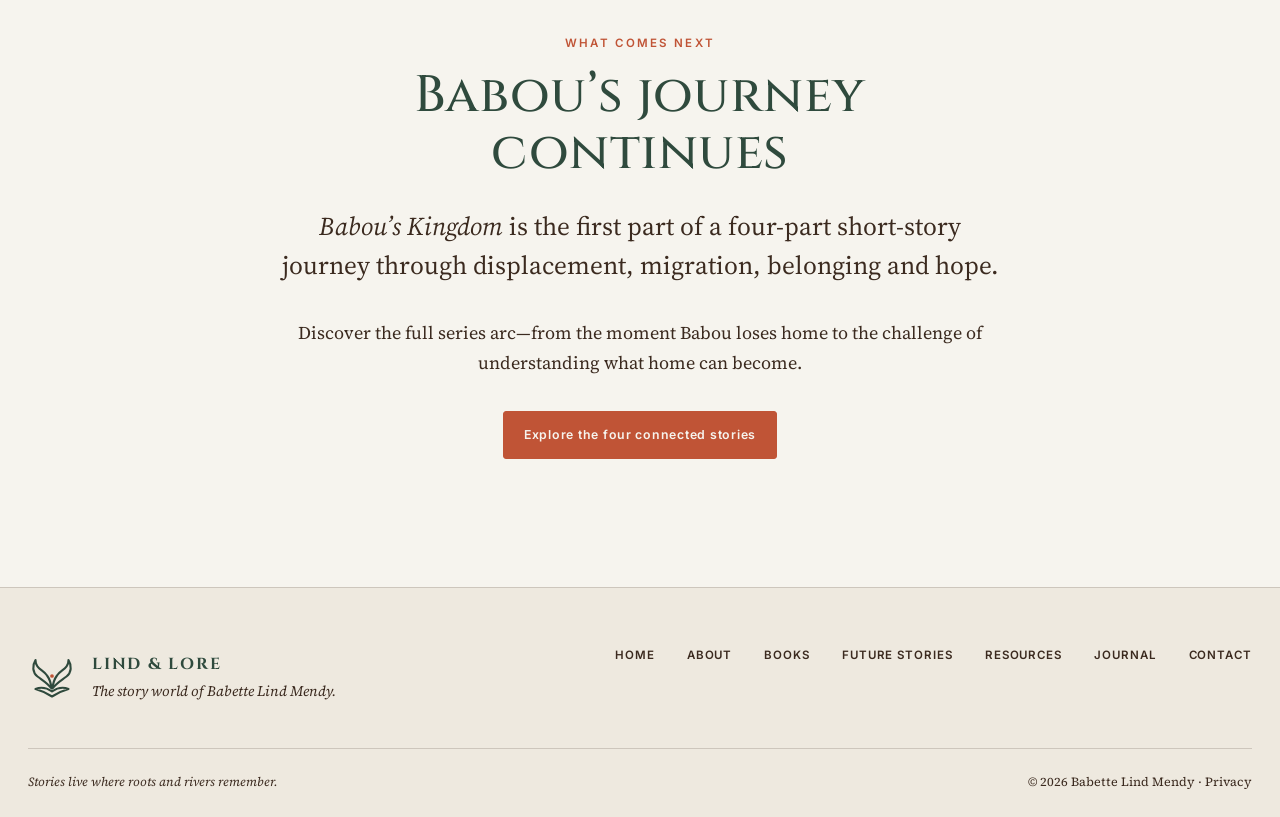
<file: books.html>
<!doctype html>
<html lang="en">
<head>
  <meta charset="utf-8">
  <meta name="viewport" content="width=device-width, initial-scale=1">
  <title>Books | Lind &amp; Lore</title>
  <meta name="description" content="Explore Babou’s Kingdom by Babette Lind, a story for readers aged 8–12, and discover resources for schools and families.">
  <link rel="canonical" href="https://lindandlore.com/books.html">
  <meta property="og:type" content="website">
  <meta property="og:title" content="Books | Lind &amp; Lore">
  <meta property="og:description" content="Books and story-led resources for schools and families.">
  <meta property="og:url" content="https://lindandlore.com/books.html">
  <meta name="twitter:card" content="summary">
  <meta name="theme-color" content="#F6F4EE">
  <link rel="icon" href="assets/logo/lind-lore-mark.svg" type="image/svg+xml">
  <link rel="preconnect" href="https://fonts.googleapis.com">
  <link rel="preconnect" href="https://fonts.gstatic.com" crossorigin>
  <link href="https://fonts.googleapis.com/css2?family=Cinzel:wght@500;600&amp;family=Source+Serif+4:opsz,wght@8..60,400;8..60,500;8..60,600&amp;family=Inter:wght@500;600&amp;display=swap" rel="stylesheet">
  <link rel="stylesheet" href="assets/css/styles.css?v=20260820-portrait">
  <link rel="stylesheet" href="assets/css/resources.css">
</head>
<body>
  <a class="skip-link" href="#main-content">Skip to content</a>
  <header class="site-header">
    <div class="header-inner">
      <a class="brand" href="index.html" aria-label="Lind and Lore home"><img src="assets/logo/lind-lore-mark.svg" width="42" height="42" alt=""><span class="brand-copy"><strong>Lind &amp; Lore</strong><small>The story world of Babette Lind Mendy.</small></span></a>
      <button class="menu-toggle" type="button" aria-expanded="false" aria-controls="main-navigation"><span></span><span></span><span></span><span class="visually-hidden">Menu</span></button>
      <nav id="main-navigation" class="main-nav" aria-label="Main navigation"><a href="index.html">Home</a><a href="about.html">About</a><a href="books.html" aria-current="page">Books</a><a href="journal.html">Journal</a><a href="contact.html">Contact</a></nav>
    </div>
  </header>

  <main id="main-content">
    <section class="hero page-hero">
      <p class="eyebrow">Books &amp; stories</p>
      <h1>Books</h1>
      <p class="hero-intro"><strong>This is where the stories live.</strong><br>The books of Lind &amp; Lore are shaped by memory, movement, lived experience, resilience, imagination, and the search for belonging.</p>
      <p>Some are already here.<br>Others are still unfolding.</p>
    </section>

    <section class="section oat-section">
      <div class="book-listing">
        <figure class="book-cover book-cover-art"><img src="assets/images/babous-kingdom-cover.jpg" width="1600" height="2560" alt="Cover of Babou’s Kingdom by Babette Lind, featuring a hand-drawn broken golden crown"></figure>
        <div>
          <p class="eyebrow">Featured Book</p>
          <h2>Babou’s Kingdom</h2>
          <p class="large-copy">An adventure for young readers about courage, displacement, resilience, friendship, and hope.</p>
          <p>Through Babou’s journey, readers are invited into a deeply human story about what it means to lose the familiar, navigate uncertainty, and keep moving forward.</p>
          <div class="metadata">
            <div class="meta-item"><span>Age range</span><strong>8–12 years</strong></div>
            <div class="meta-item"><span>Available now</span><strong>Kindle eBook</strong></div>
          </div>
          <div class="placeholder-actions">
            <a class="button button-primary" href="babous-journey.html">Explore Babou’s Kingdom</a>
            <a class="button button-secondary" href="https://www.amazon.co.uk/dp/B0HFLG5DSG">Buy the Kindle eBook</a>
          </div>
        </div>
      </div>
    </section>

    <section class="section resources-section" id="resources" aria-labelledby="resources-title">
      <div class="section-heading">
        <div><p class="eyebrow">Read, reflect, connect</p><h2 id="resources-title">Resources for Schools &amp; Families</h2></div>
        <p class="section-note">Adventure first, with space for compassion and conversation.</p>
      </div>
      <div class="resources-intro">
        <p class="large-copy">Babou’s Kingdom offers a story-led way to talk with children about war, forced displacement, migration, courage, welcome, and hope—without beginning with statistics or news footage.</p>
        <p>The free 12-page Classroom &amp; Family Pack is available now for teachers, librarians, parents, carers and reading groups working with children aged 8–12. It follows five connected themes and includes sensitive guidance for adults.</p>
      </div>
      <ol class="resource-framework" aria-label="Babou's Kingdom educational framework">
        <li><span>01</span><strong>Home</strong><small>What makes somewhere feel like home?</small></li>
        <li><span>02</span><strong>Leaving</strong><small>Why might a family have no choice but to leave?</small></li>
        <li><span>03</span><strong>Journey</strong><small>How do courage, kindness, and friendship help?</small></li>
        <li><span>04</span><strong>Belonging</strong><small>What helps someone new feel welcome?</small></li>
        <li><span>05</span><strong>Hope</strong><small>How do people imagine and build a future?</small></li>
      </ol>
      <div class="resource-callout" id="resource-downloads">
        <div>
          <p class="eyebrow">Free to download</p>
          <h3>Babou’s Kingdom Classroom Resource Pack</h3>
          <p>Use the ready-made discussion prompts, creative activities and lesson ideas after reading the whole book or alongside selected parts of the story. The pack includes <strong>What Would You Take?</strong>, <strong>My Map of Home</strong>, <strong>The Welcome Kit</strong>, a suggested 60-minute class session and an extended five-session project.</p>
          <p class="download-note">The pack is openly available—no email sign-up is required. Choose the print-ready PDF or the editable Word version.</p>
        </div>
        <div class="resource-actions">
          <a class="button button-primary" href="downloads/babous-kingdom-classroom-resource-pack.pdf" download>Download the PDF</a>
          <a class="button button-secondary" href="downloads/babous-kingdom-classroom-resource-pack.docx" download>Download the editable Word pack</a>
          <a class="text-link resource-update-link" href="index.html#mailing-list">Get future resources by email <span aria-hidden="true">→</span></a>
        </div>
      </div>
    </section>

    <section class="section centered-section" id="future">
      <div class="narrow"><p class="eyebrow">What comes next</p><h2>Babou’s journey continues</h2><p class="large-copy"><em>Babou’s Kingdom</em> is the first part of a four-part short-story journey through displacement, migration, belonging and hope.</p><p>Discover the full series arc—from the moment Babou loses home to the challenge of understanding what home can become.</p><div class="button-row" style="justify-content:center"><a class="button button-primary" href="future-works.html">Explore the four connected stories</a></div></div>
    </section>
  </main>

  <footer class="site-footer"><div class="footer-inner"><div class="footer-brand"><img src="assets/logo/lind-lore-mark.svg" width="48" height="48" alt=""><div><strong>Lind &amp; Lore</strong><p>The story world of Babette Lind Mendy.</p></div></div><nav aria-label="Footer navigation"><a href="index.html">Home</a><a href="about.html">About</a><a href="books.html">Books</a><a href="future-works.html">Future Stories</a><a href="books.html#resources">Resources</a><a href="journal.html">Journal</a><a href="contact.html">Contact</a></nav></div><div class="footer-bottom"><p>Stories live where roots and rivers remember.</p><p>© <span data-current-year></span> Babette Lind Mendy · <a href="contact.html#privacy">Privacy</a></p></div></footer>
  <script src="assets/js/main.js"></script>
</body>
</html>
</file>
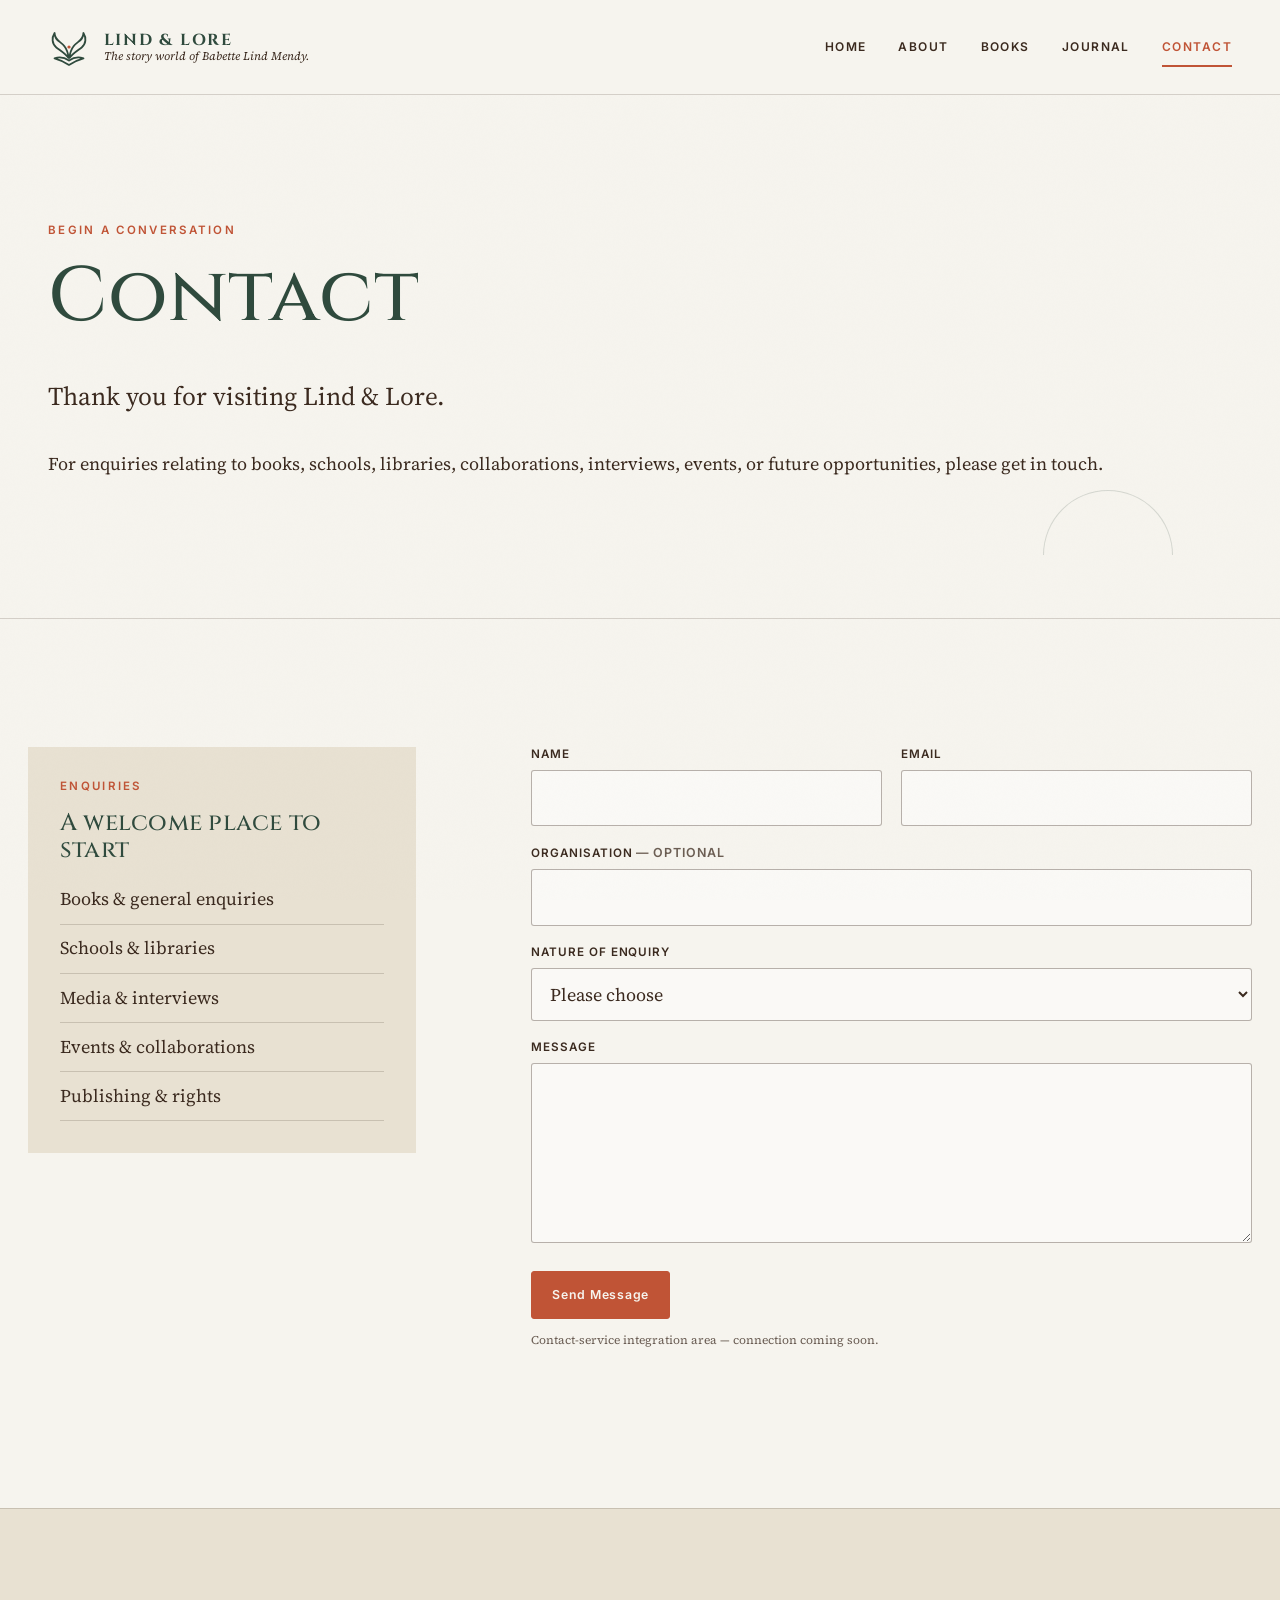
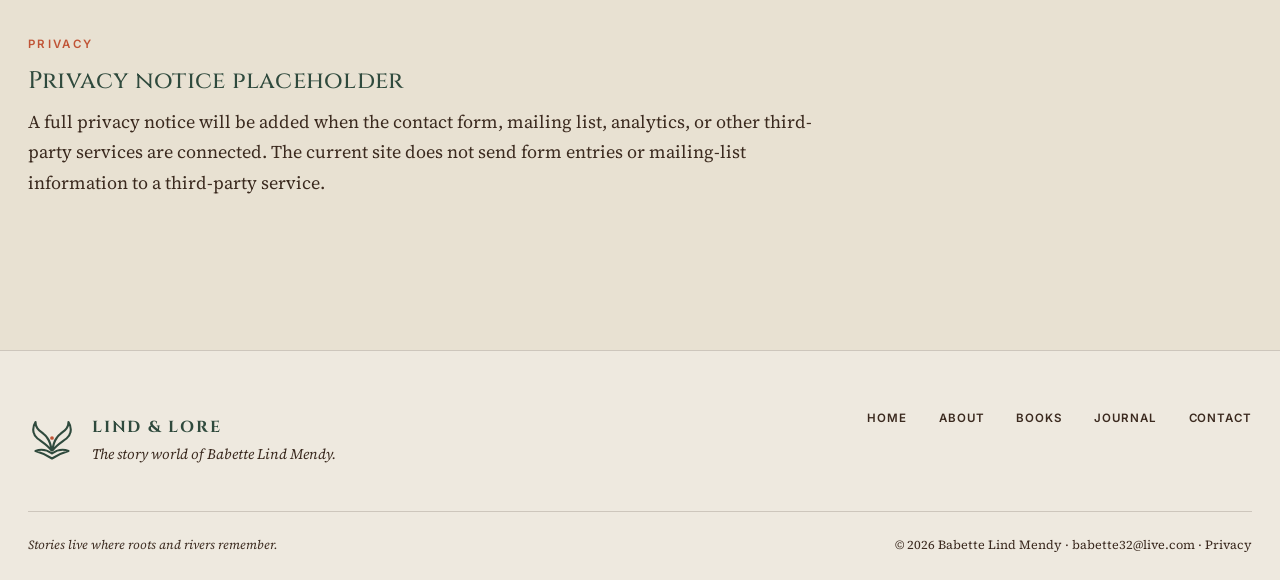
<file: contact.html>
<!doctype html><html lang="en"><head><meta charset="utf-8"><meta name="viewport" content="width=device-width, initial-scale=1"><title>Contact | Lind &amp; Lore</title><meta name="description" content="Contact Lind &amp; Lore about books, schools, libraries, collaborations, interviews, events, publishing and rights."><link rel="canonical" href="https://lindandlore.com/contact.html"><meta property="og:type" content="website"><meta property="og:title" content="Contact | Lind &amp; Lore"><meta property="og:description" content="Get in touch with Lind &amp; Lore and Babette Lind Mendy."><meta property="og:url" content="https://lindandlore.com/contact.html"><meta name="twitter:card" content="summary"><meta name="theme-color" content="#F6F4EE"><link rel="icon" href="assets/logo/lind-lore-mark.svg" type="image/svg+xml"><link rel="preconnect" href="https://fonts.googleapis.com"><link rel="preconnect" href="https://fonts.gstatic.com" crossorigin><link href="https://fonts.googleapis.com/css2?family=Cinzel:wght@500;600&amp;family=Source+Serif+4:opsz,wght@8..60,400;8..60,500;8..60,600&amp;family=Inter:wght@500;600&amp;display=swap" rel="stylesheet"><link rel="stylesheet" href="assets/css/styles.css?v=20260820-portrait"></head>
<body><a class="skip-link" href="#main-content">Skip to content</a><header class="site-header"><div class="header-inner"><a class="brand" href="index.html" aria-label="Lind and Lore home"><img src="assets/logo/lind-lore-mark.svg" width="42" height="42" alt=""><span class="brand-copy"><strong>Lind &amp; Lore</strong><small>The story world of Babette Lind Mendy.</small></span></a><button class="menu-toggle" type="button" aria-expanded="false" aria-controls="main-navigation"><span></span><span></span><span></span><span class="visually-hidden">Menu</span></button><nav id="main-navigation" class="main-nav" aria-label="Main navigation"><a href="index.html">Home</a><a href="about.html">About</a><a href="books.html">Books</a><a href="journal.html">Journal</a><a href="contact.html" aria-current="page">Contact</a></nav></div></header>
<main id="main-content"><section class="hero page-hero"><p class="eyebrow">Begin a conversation</p><h1>Contact</h1><p class="hero-intro">Thank you for visiting Lind &amp; Lore.</p><p>For enquiries relating to books, schools, libraries, collaborations, interviews, events, or future opportunities, please get in touch.</p></section>
<section class="section"><div class="contact-layout"><aside class="contact-aside"><p class="eyebrow">Enquiries</p><h2>A welcome place to start</h2><ul class="contact-types"><li>Books &amp; general enquiries</li><li>Schools &amp; libraries</li><li>Media &amp; interviews</li><li>Events &amp; collaborations</li><li>Publishing &amp; rights</li></ul></aside><form class="contact-form" data-placeholder-form data-message="Thank you. The message service is not connected yet, so your message has not been sent. Please return when contact details are published."><div><label for="name">Name</label><input id="name" name="name" type="text" autocomplete="name" required></div><div><label for="email">Email</label><input id="email" name="email" type="email" autocomplete="email" required></div><div class="field-full"><label for="organisation">Organisation <span class="required-note">— optional</span></label><input id="organisation" name="organisation" type="text" autocomplete="organization"></div><div class="field-full"><label for="enquiry">Nature of enquiry</label><select id="enquiry" name="enquiry" required><option value="">Please choose</option><option>General enquiry</option><option>Schools &amp; Libraries</option><option>Media / Interview</option><option>Events</option><option>Collaboration</option><option>Publishing / Rights</option><option>Other</option></select></div><div class="field-full"><label for="message">Message</label><textarea id="message" name="message" required></textarea></div><div class="field-full"><button class="button button-primary" type="submit">Send Message</button><p class="form-note">Contact-service integration area — connection coming soon.</p><p class="form-status" role="status" aria-live="polite"></p></div></form></div></section>
<section class="section oat-section" id="privacy"><div class="privacy-note"><p class="eyebrow">Privacy</p><h2>Privacy notice placeholder</h2><p>A full privacy notice will be added when the contact form, mailing list, analytics, or other third-party services are connected. The current site does not send form entries or mailing-list information to a third-party service.</p></div></section></main>
<footer class="site-footer"><div class="footer-inner"><div class="footer-brand"><img src="assets/logo/lind-lore-mark.svg" width="48" height="48" alt=""><div><strong>Lind &amp; Lore</strong><p>The story world of Babette Lind Mendy.</p></div></div><nav aria-label="Footer navigation"><a href="index.html">Home</a><a href="about.html">About</a><a href="books.html">Books</a><a href="journal.html">Journal</a><a href="contact.html">Contact</a></nav></div><div class="footer-bottom"><p>Stories live where roots and rivers remember.</p><p>© <span data-current-year></span> Babette Lind Mendy · <a href="mailto:babette32@live.com">babette32@live.com</a> · <a href="contact.html#privacy">Privacy</a></p></div></footer><script src="assets/js/main.js"></script></body></html>
</file>
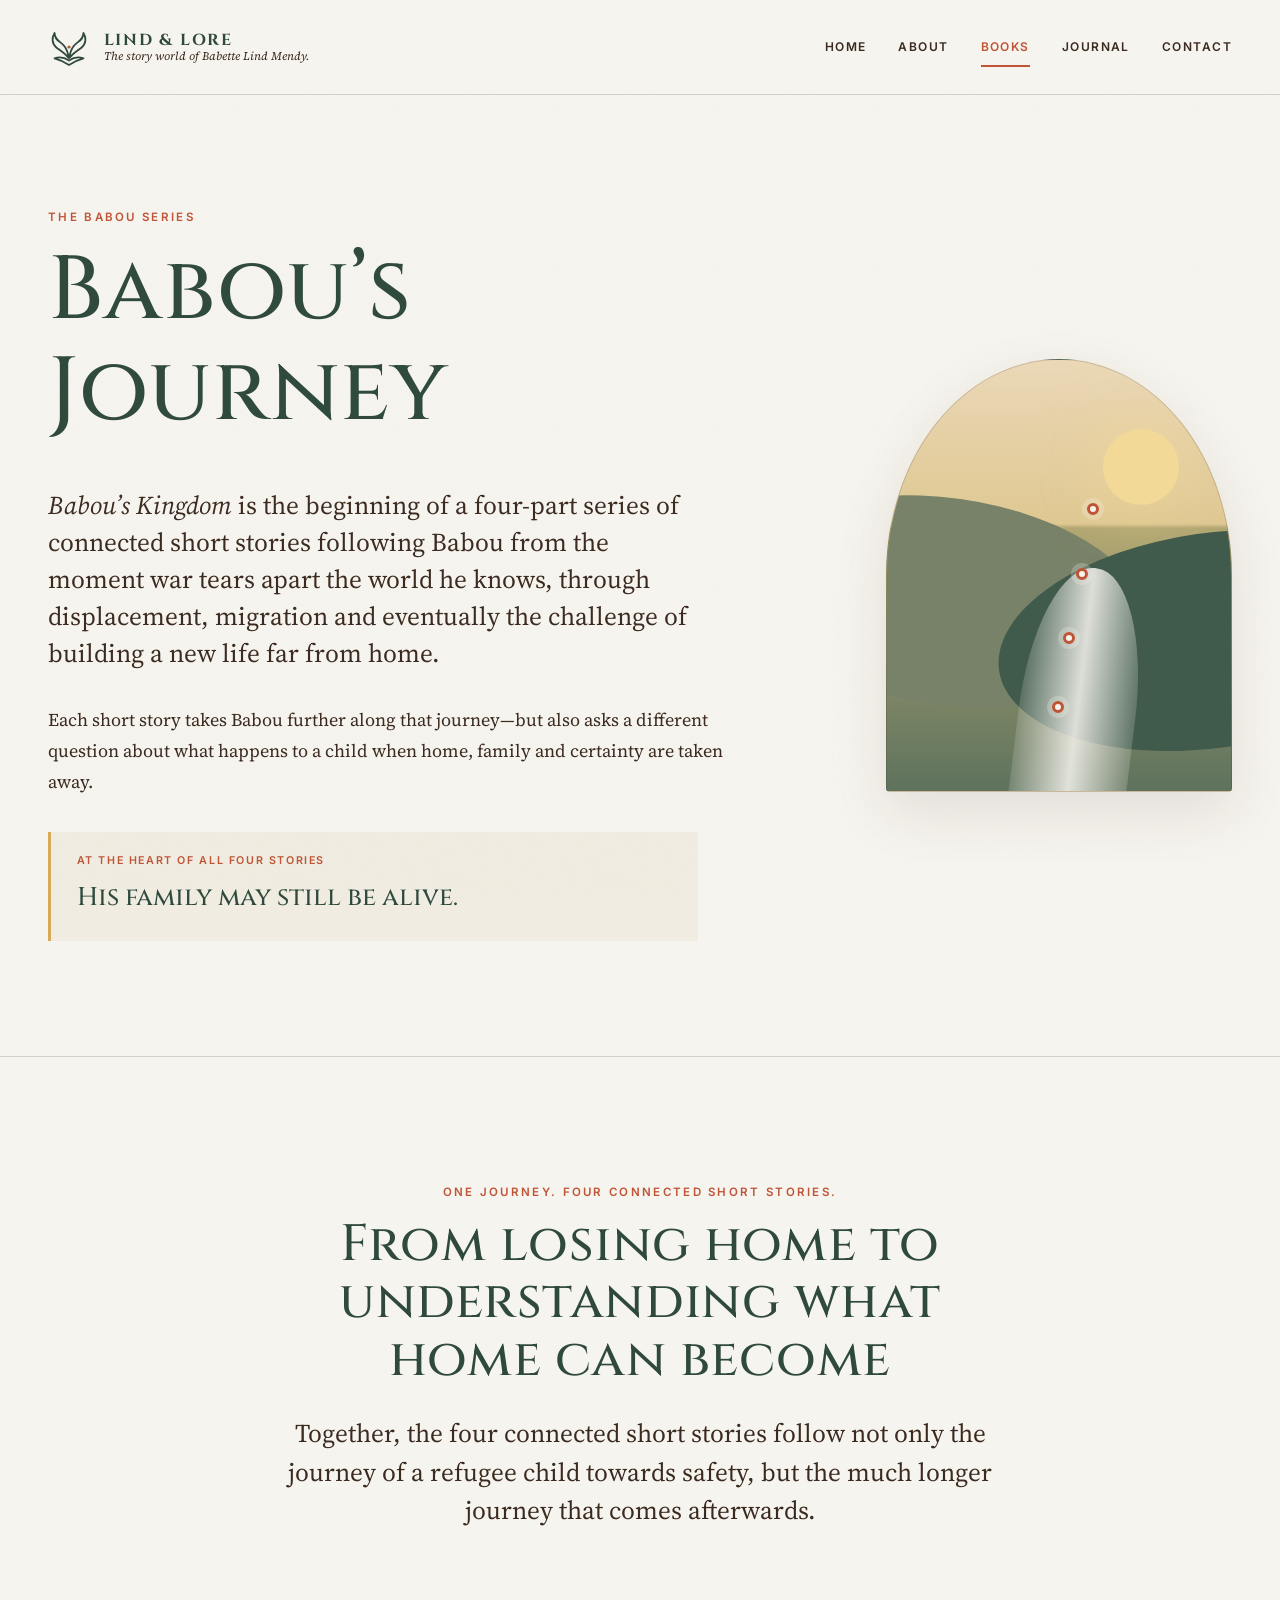
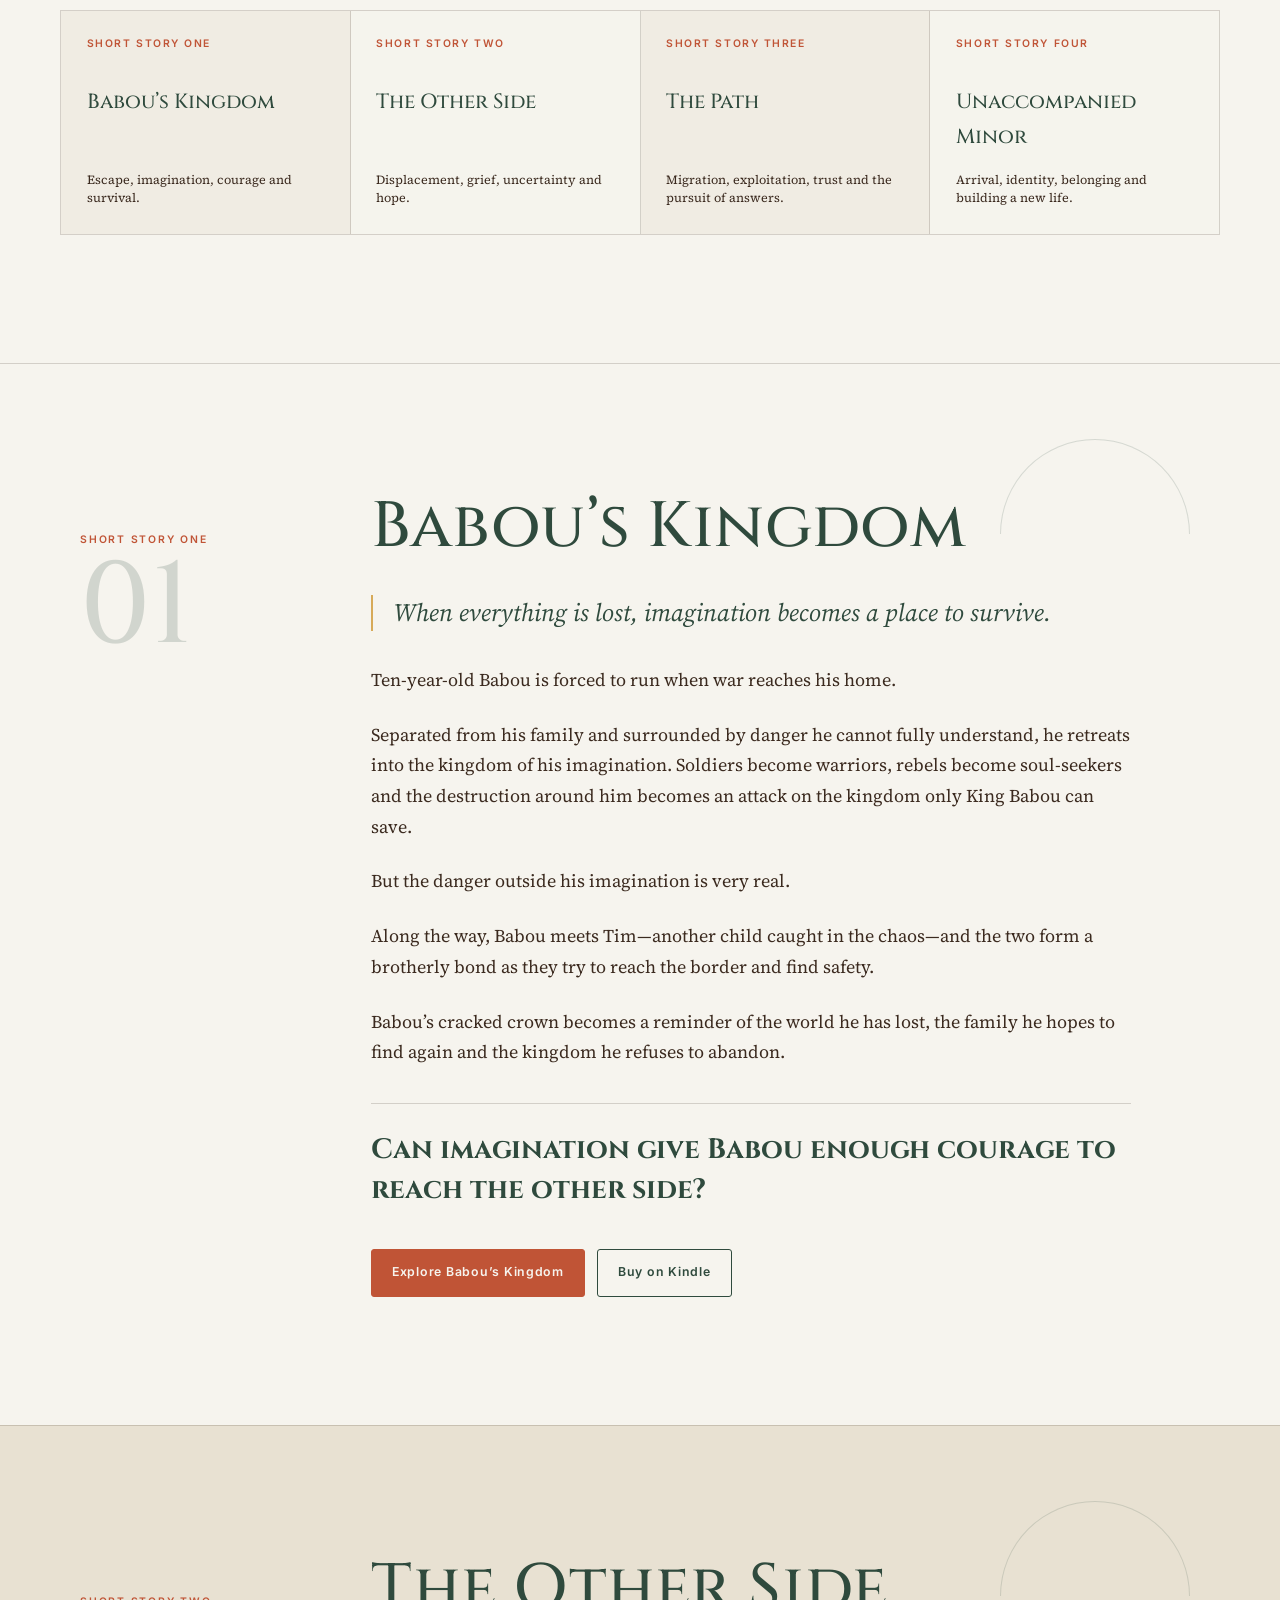
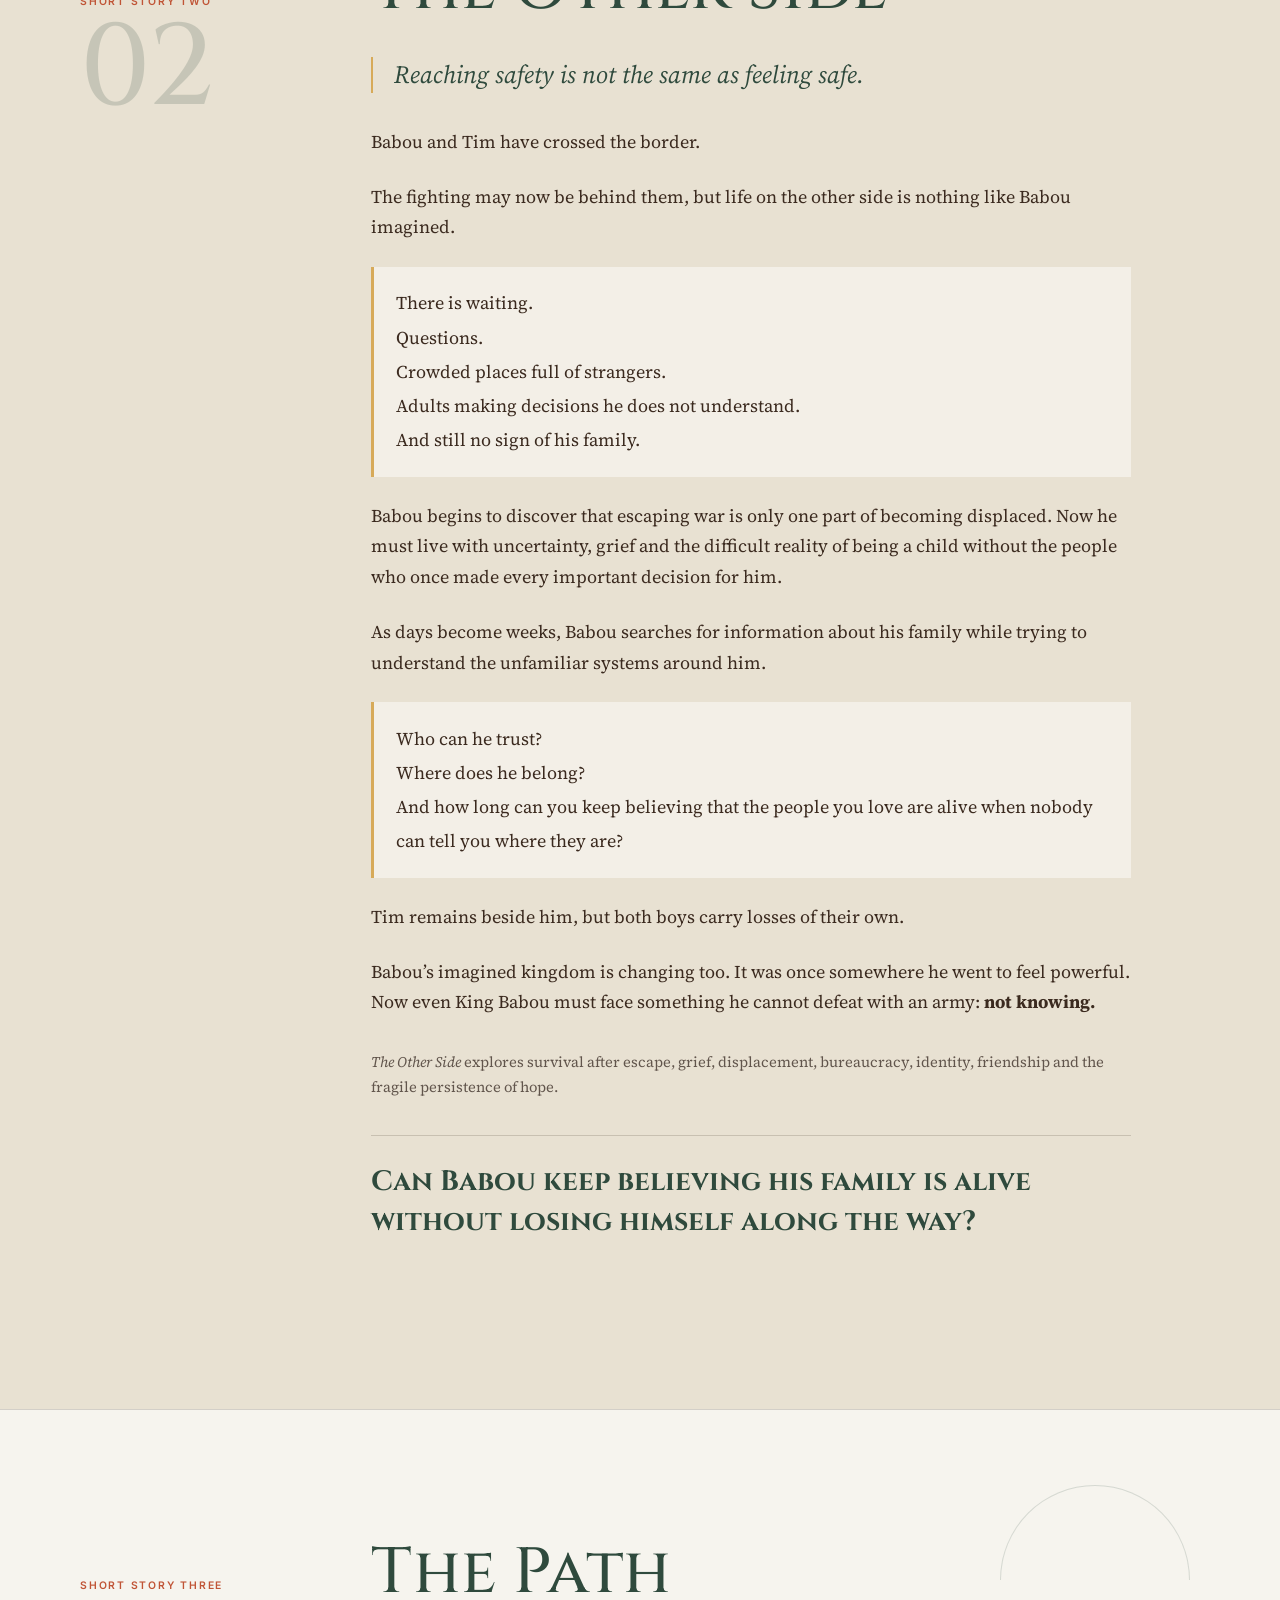
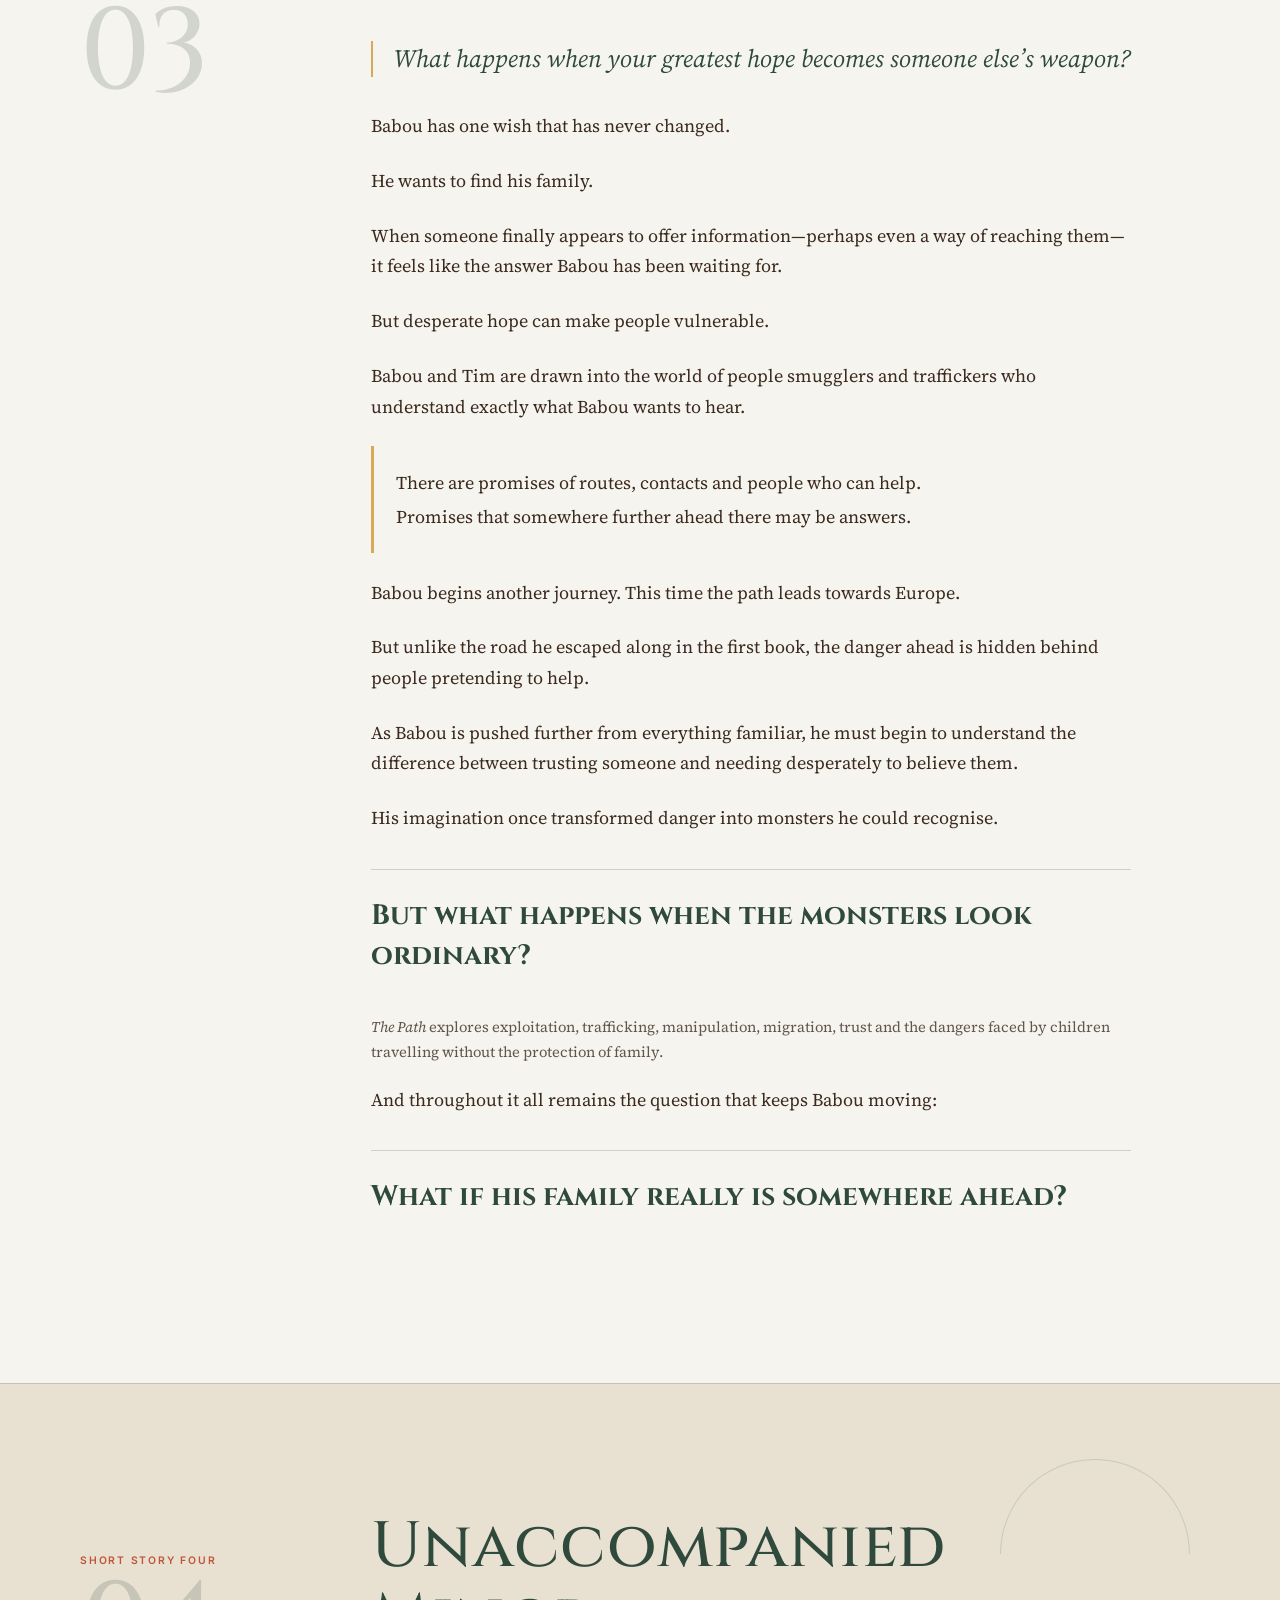
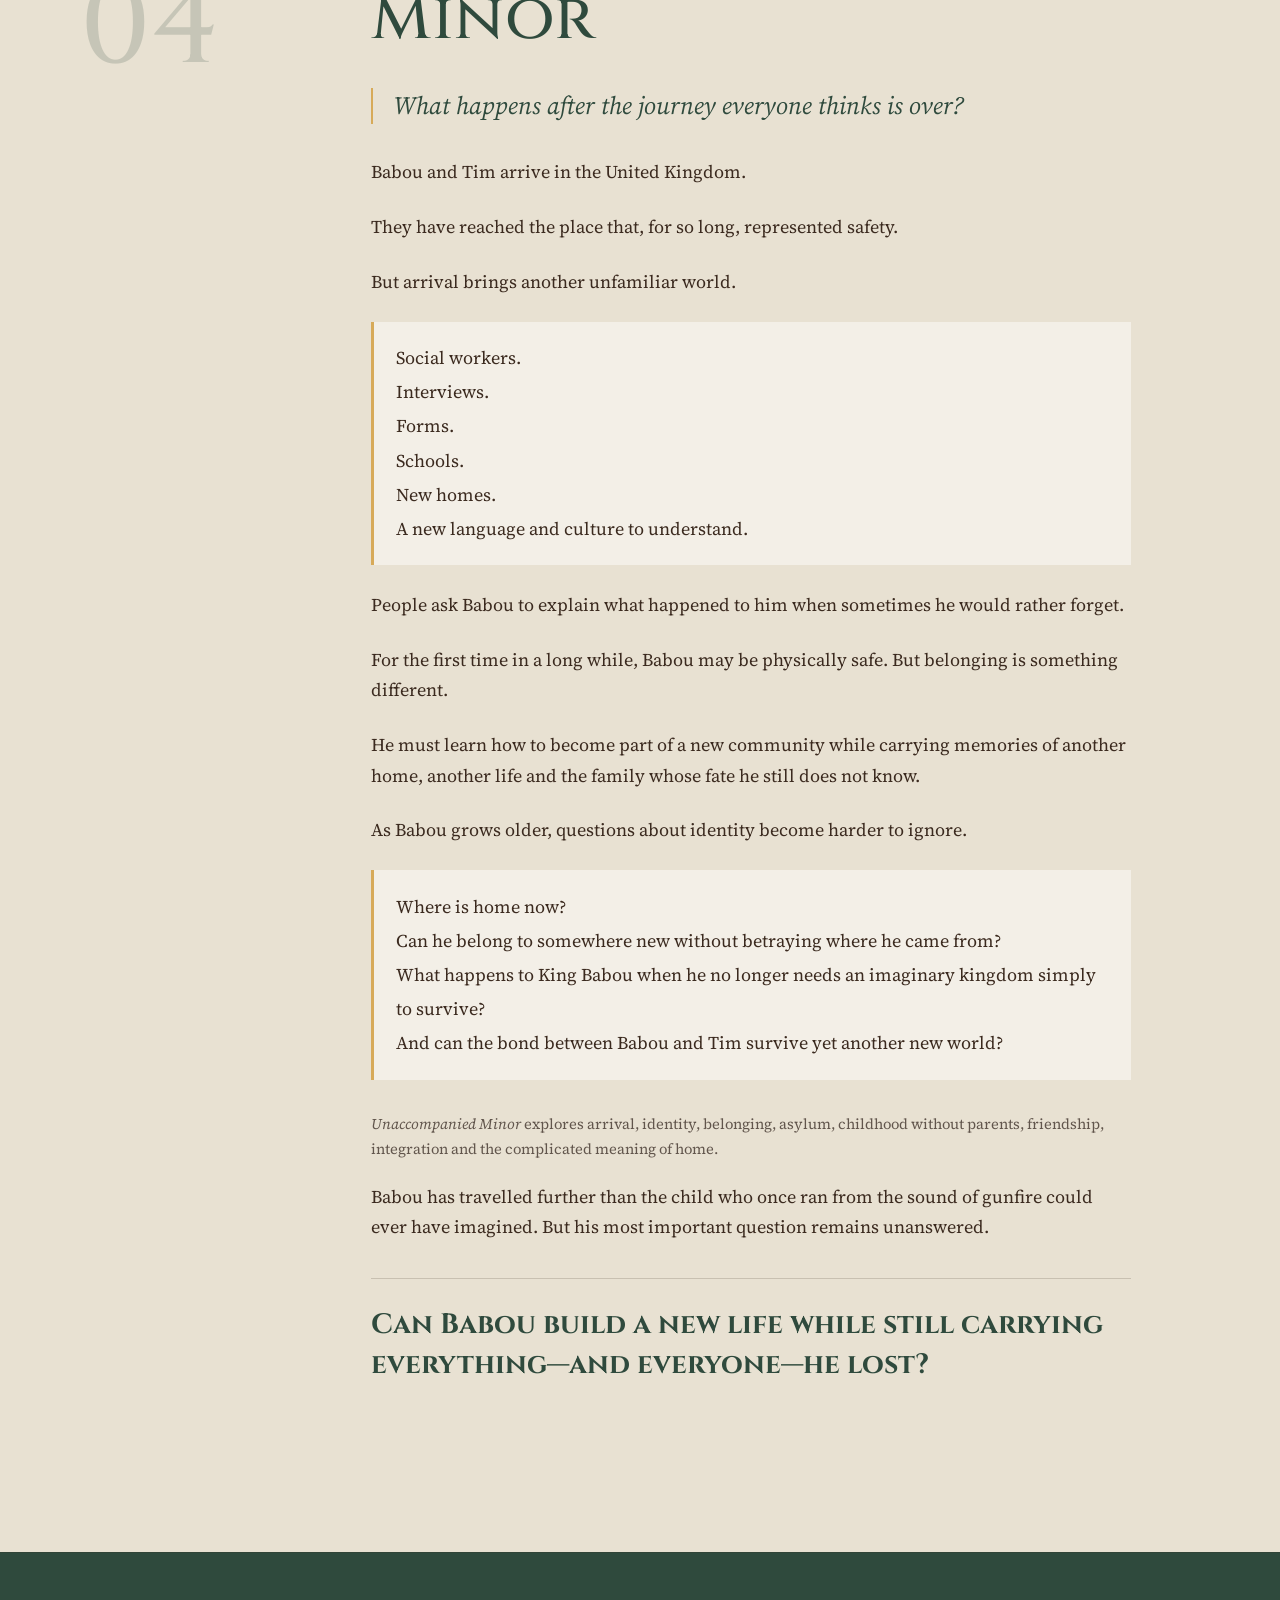
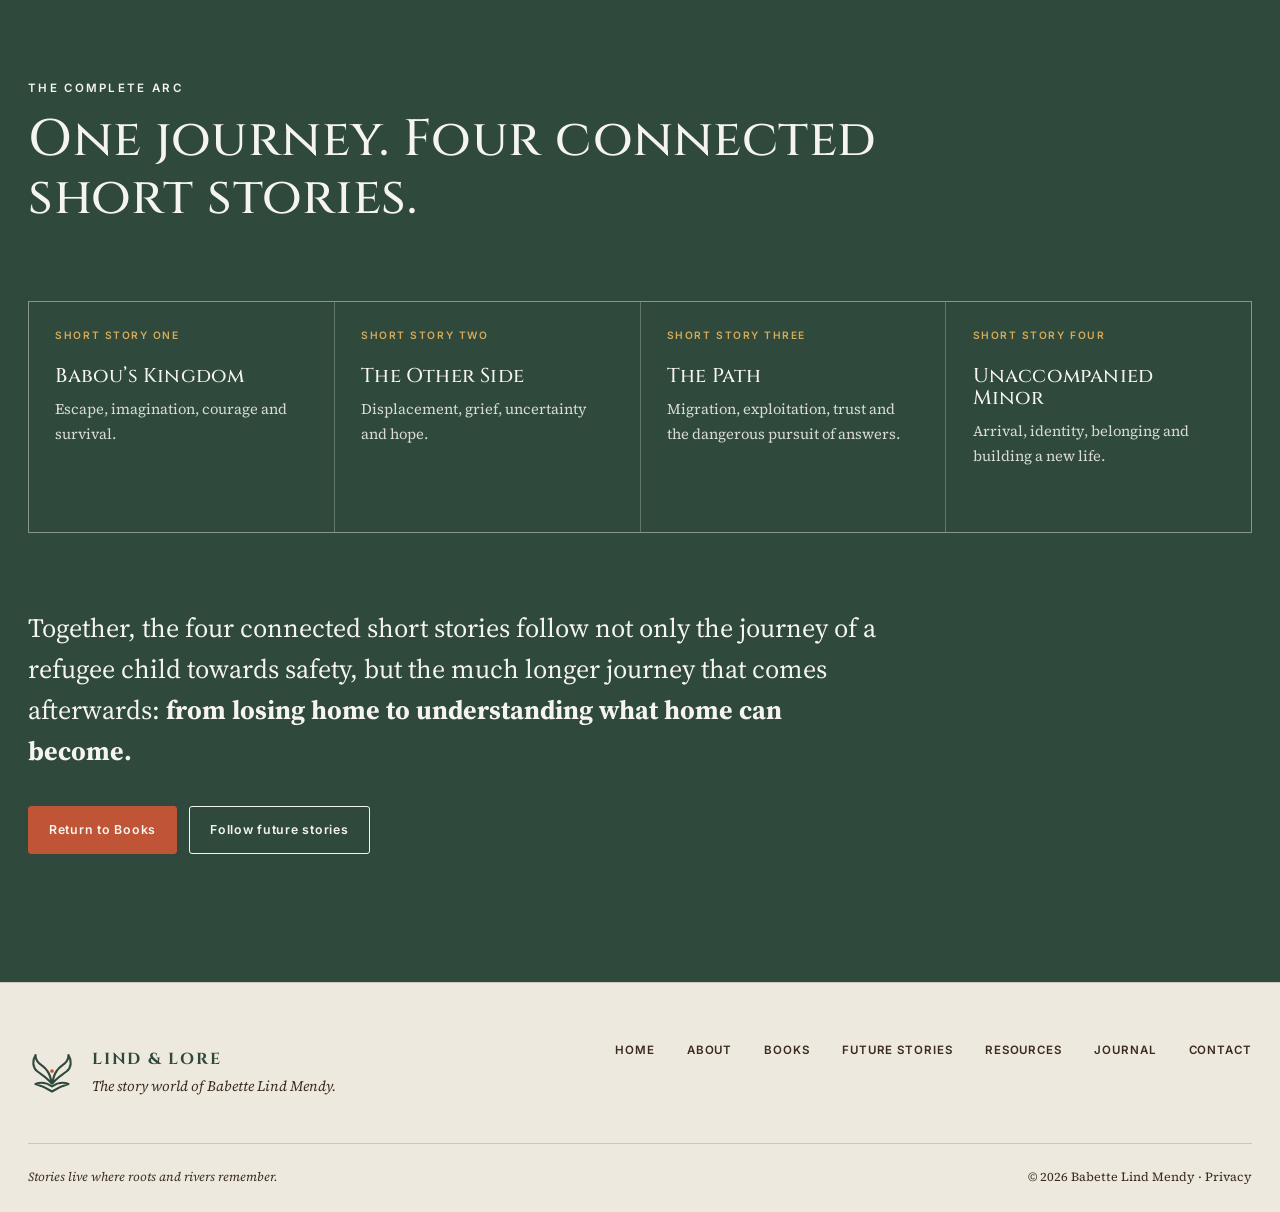
<file: future-works.html>
<!doctype html>
<html lang="en">
<head>
  <meta charset="utf-8">
  <meta name="viewport" content="width=device-width, initial-scale=1">
  <title>Babou’s Journey | Four Connected Short Stories | Lind &amp; Lore</title>
  <meta name="description" content="Discover four connected short stories following Babou through war, displacement, migration and the search for belonging.">
  <link rel="canonical" href="https://lindandlore.com/future-works.html">
  <meta property="og:type" content="website">
  <meta property="og:title" content="Babou’s Journey | Lind &amp; Lore">
  <meta property="og:description" content="One journey. Four connected short stories. Explore the full arc of Babou’s upcoming series.">
  <meta property="og:url" content="https://lindandlore.com/future-works.html">
  <meta name="twitter:card" content="summary">
  <meta name="theme-color" content="#F6F4EE">
  <link rel="icon" href="assets/logo/lind-lore-mark.svg" type="image/svg+xml">
  <link rel="preconnect" href="https://fonts.googleapis.com">
  <link rel="preconnect" href="https://fonts.gstatic.com" crossorigin>
  <link href="https://fonts.googleapis.com/css2?family=Cinzel:wght@500;600&amp;family=Source+Serif+4:opsz,wght@8..60,400;8..60,500;8..60,600&amp;family=Inter:wght@500;600&amp;display=swap" rel="stylesheet">
  <link rel="stylesheet" href="assets/css/styles.css?v=20260820-portrait">
  <link rel="stylesheet" href="assets/css/future-works.css">
</head>
<body>
  <a class="skip-link" href="#main-content">Skip to content</a>
  <header class="site-header">
    <div class="header-inner">
      <a class="brand" href="index.html" aria-label="Lind and Lore home"><img src="assets/logo/lind-lore-mark.svg" width="42" height="42" alt=""><span class="brand-copy"><strong>Lind &amp; Lore</strong><small>The story world of Babette Lind Mendy.</small></span></a>
      <button class="menu-toggle" type="button" aria-expanded="false" aria-controls="main-navigation"><span></span><span></span><span></span><span class="visually-hidden">Menu</span></button>
      <nav id="main-navigation" class="main-nav" aria-label="Main navigation"><a href="index.html">Home</a><a href="about.html">About</a><a href="books.html" aria-current="page">Books</a><a href="journal.html">Journal</a><a href="contact.html">Contact</a></nav>
    </div>
  </header>

  <main id="main-content">
    <section class="hero journey-hero">
      <div class="journey-hero-copy">
        <p class="eyebrow">The Babou series</p>
        <h1>Babou’s Journey</h1>
        <p class="hero-intro"><em>Babou’s Kingdom</em> is the beginning of a four-part series of connected short stories following Babou from the moment war tears apart the world he knows, through displacement, migration and eventually the challenge of building a new life far from home.</p>
        <p>Each short story takes Babou further along that journey—but also asks a different question about what happens to a child when home, family and certainty are taken away.</p>
        <div class="journey-promise"><span>At the heart of all four stories</span><strong>His family may still be alive.</strong></div>
      </div>
      <div class="journey-motif" aria-hidden="true"><span class="journey-sun"></span><span class="journey-path"></span><span class="journey-waypoint waypoint-one"></span><span class="journey-waypoint waypoint-two"></span><span class="journey-waypoint waypoint-three"></span><span class="journey-waypoint waypoint-four"></span></div>
    </section>

    <section class="section journey-intro-section" aria-labelledby="series-title">
      <div class="narrow"><p class="eyebrow">One journey. Four connected short stories.</p><h2 id="series-title">From losing home to understanding what home can become</h2><p class="large-copy">Together, the four connected short stories follow not only the journey of a refugee child towards safety, but the much longer journey that comes afterwards.</p></div>
      <nav class="series-index" aria-label="The four parts of Babou's journey">
        <a href="#part-one"><span>Short Story One</span><strong>Babou’s Kingdom</strong><small>Escape, imagination, courage and survival.</small></a>
        <a href="#part-two"><span>Short Story Two</span><strong>The Other Side</strong><small>Displacement, grief, uncertainty and hope.</small></a>
        <a href="#part-three"><span>Short Story Three</span><strong>The Path</strong><small>Migration, exploitation, trust and the pursuit of answers.</small></a>
        <a href="#part-four"><span>Short Story Four</span><strong>Unaccompanied Minor</strong><small>Arrival, identity, belonging and building a new life.</small></a>
      </nav>
    </section>

    <article class="section series-part" id="part-one">
      <div class="series-part-inner">
        <div class="part-marker"><span>Short Story One</span><strong>01</strong></div>
        <div class="series-copy">
          <h2>Babou’s Kingdom</h2>
          <p class="series-tagline">When everything is lost, imagination becomes a place to survive.</p>
          <p>Ten-year-old Babou is forced to run when war reaches his home.</p>
          <p>Separated from his family and surrounded by danger he cannot fully understand, he retreats into the kingdom of his imagination. Soldiers become warriors, rebels become soul-seekers and the destruction around him becomes an attack on the kingdom only King Babou can save.</p>
          <p>But the danger outside his imagination is very real.</p>
          <p>Along the way, Babou meets Tim—another child caught in the chaos—and the two form a brotherly bond as they try to reach the border and find safety.</p>
          <p>Babou’s cracked crown becomes a reminder of the world he has lost, the family he hopes to find again and the kingdom he refuses to abandon.</p>
          <p class="series-question"><strong>Can imagination give Babou enough courage to reach the other side?</strong></p>
          <div class="button-row"><a class="button button-primary" href="babous-journey.html">Explore Babou’s Kingdom</a><a class="button button-secondary" href="https://www.amazon.co.uk/dp/B0HFLG5DSG">Buy on Kindle</a></div>
        </div>
      </div>
    </article>

    <article class="section series-part" id="part-two">
      <div class="series-part-inner">
        <div class="part-marker"><span>Short Story Two</span><strong>02</strong></div>
        <div class="series-copy">
          <h2>The Other Side</h2>
          <p class="series-tagline">Reaching safety is not the same as feeling safe.</p>
          <p>Babou and Tim have crossed the border.</p>
          <p>The fighting may now be behind them, but life on the other side is nothing like Babou imagined.</p>
          <p class="fragment-list">There is waiting.<br>Questions.<br>Crowded places full of strangers.<br>Adults making decisions he does not understand.<br>And still no sign of his family.</p>
          <p>Babou begins to discover that escaping war is only one part of becoming displaced. Now he must live with uncertainty, grief and the difficult reality of being a child without the people who once made every important decision for him.</p>
          <p>As days become weeks, Babou searches for information about his family while trying to understand the unfamiliar systems around him.</p>
          <p class="question-stack">Who can he trust?<br>Where does he belong?<br>And how long can you keep believing that the people you love are alive when nobody can tell you where they are?</p>
          <p>Tim remains beside him, but both boys carry losses of their own.</p>
          <p>Babou’s imagined kingdom is changing too. It was once somewhere he went to feel powerful. Now even King Babou must face something he cannot defeat with an army: <strong>not knowing.</strong></p>
          <p class="series-themes"><em>The Other Side</em> explores survival after escape, grief, displacement, bureaucracy, identity, friendship and the fragile persistence of hope.</p>
          <p class="series-question"><strong>Can Babou keep believing his family is alive without losing himself along the way?</strong></p>
        </div>
      </div>
    </article>

    <article class="section series-part" id="part-three">
      <div class="series-part-inner">
        <div class="part-marker"><span>Short Story Three</span><strong>03</strong></div>
        <div class="series-copy">
          <h2>The Path</h2>
          <p class="series-tagline">What happens when your greatest hope becomes someone else’s weapon?</p>
          <p>Babou has one wish that has never changed.</p>
          <p>He wants to find his family.</p>
          <p>When someone finally appears to offer information—perhaps even a way of reaching them—it feels like the answer Babou has been waiting for.</p>
          <p>But desperate hope can make people vulnerable.</p>
          <p>Babou and Tim are drawn into the world of people smugglers and traffickers who understand exactly what Babou wants to hear.</p>
          <p class="fragment-list">There are promises of routes, contacts and people who can help.<br>Promises that somewhere further ahead there may be answers.</p>
          <p>Babou begins another journey. This time the path leads towards Europe.</p>
          <p>But unlike the road he escaped along in the first book, the danger ahead is hidden behind people pretending to help.</p>
          <p>As Babou is pushed further from everything familiar, he must begin to understand the difference between trusting someone and needing desperately to believe them.</p>
          <p>His imagination once transformed danger into monsters he could recognise.</p>
          <p class="series-question"><strong>But what happens when the monsters look ordinary?</strong></p>
          <p class="series-themes"><em>The Path</em> explores exploitation, trafficking, manipulation, migration, trust and the dangers faced by children travelling without the protection of family.</p>
          <p>And throughout it all remains the question that keeps Babou moving:</p>
          <p class="series-question"><strong>What if his family really is somewhere ahead?</strong></p>
        </div>
      </div>
    </article>

    <article class="section series-part" id="part-four">
      <div class="series-part-inner">
        <div class="part-marker"><span>Short Story Four</span><strong>04</strong></div>
        <div class="series-copy">
          <h2>Unaccompanied Minor</h2>
          <p class="series-tagline">What happens after the journey everyone thinks is over?</p>
          <p>Babou and Tim arrive in the United Kingdom.</p>
          <p>They have reached the place that, for so long, represented safety.</p>
          <p>But arrival brings another unfamiliar world.</p>
          <p class="fragment-list">Social workers.<br>Interviews.<br>Forms.<br>Schools.<br>New homes.<br>A new language and culture to understand.</p>
          <p>People ask Babou to explain what happened to him when sometimes he would rather forget.</p>
          <p>For the first time in a long while, Babou may be physically safe. But belonging is something different.</p>
          <p>He must learn how to become part of a new community while carrying memories of another home, another life and the family whose fate he still does not know.</p>
          <p>As Babou grows older, questions about identity become harder to ignore.</p>
          <p class="question-stack">Where is home now?<br>Can he belong to somewhere new without betraying where he came from?<br>What happens to King Babou when he no longer needs an imaginary kingdom simply to survive?<br>And can the bond between Babou and Tim survive yet another new world?</p>
          <p class="series-themes"><em>Unaccompanied Minor</em> explores arrival, identity, belonging, asylum, childhood without parents, friendship, integration and the complicated meaning of home.</p>
          <p>Babou has travelled further than the child who once ran from the sound of gunfire could ever have imagined. But his most important question remains unanswered.</p>
          <p class="series-question"><strong>Can Babou build a new life while still carrying everything—and everyone—he lost?</strong></p>
        </div>
      </div>
    </article>

    <section class="section journey-summary" aria-labelledby="journey-summary-title">
      <div class="journey-summary-intro"><p class="eyebrow">The complete arc</p><h2 id="journey-summary-title">One journey. Four connected short stories.</h2></div>
      <div class="journey-summary-grid">
        <article class="journey-summary-card"><span>Short Story One</span><h3>Babou’s Kingdom</h3><p>Escape, imagination, courage and survival.</p></article>
        <article class="journey-summary-card"><span>Short Story Two</span><h3>The Other Side</h3><p>Displacement, grief, uncertainty and hope.</p></article>
        <article class="journey-summary-card"><span>Short Story Three</span><h3>The Path</h3><p>Migration, exploitation, trust and the dangerous pursuit of answers.</p></article>
        <article class="journey-summary-card"><span>Short Story Four</span><h3>Unaccompanied Minor</h3><p>Arrival, identity, belonging and building a new life.</p></article>
      </div>
      <p class="journey-closing">Together, the four connected short stories follow not only the journey of a refugee child towards safety, but the much longer journey that comes afterwards: <strong>from losing home to understanding what home can become.</strong></p>
      <div class="button-row"><a class="button button-primary" href="books.html">Return to Books</a><a class="button button-secondary" href="index.html#mailing-list">Follow future stories</a></div>
    </section>
  </main>

  <footer class="site-footer"><div class="footer-inner"><div class="footer-brand"><img src="assets/logo/lind-lore-mark.svg" width="48" height="48" alt=""><div><strong>Lind &amp; Lore</strong><p>The story world of Babette Lind Mendy.</p></div></div><nav aria-label="Footer navigation"><a href="index.html">Home</a><a href="about.html">About</a><a href="books.html">Books</a><a href="future-works.html">Future Stories</a><a href="books.html#resources">Resources</a><a href="journal.html">Journal</a><a href="contact.html">Contact</a></nav></div><div class="footer-bottom"><p>Stories live where roots and rivers remember.</p><p>© <span data-current-year></span> Babette Lind Mendy · <a href="contact.html#privacy">Privacy</a></p></div></footer>
  <script src="assets/js/main.js"></script>
</body>
</html>
</file>
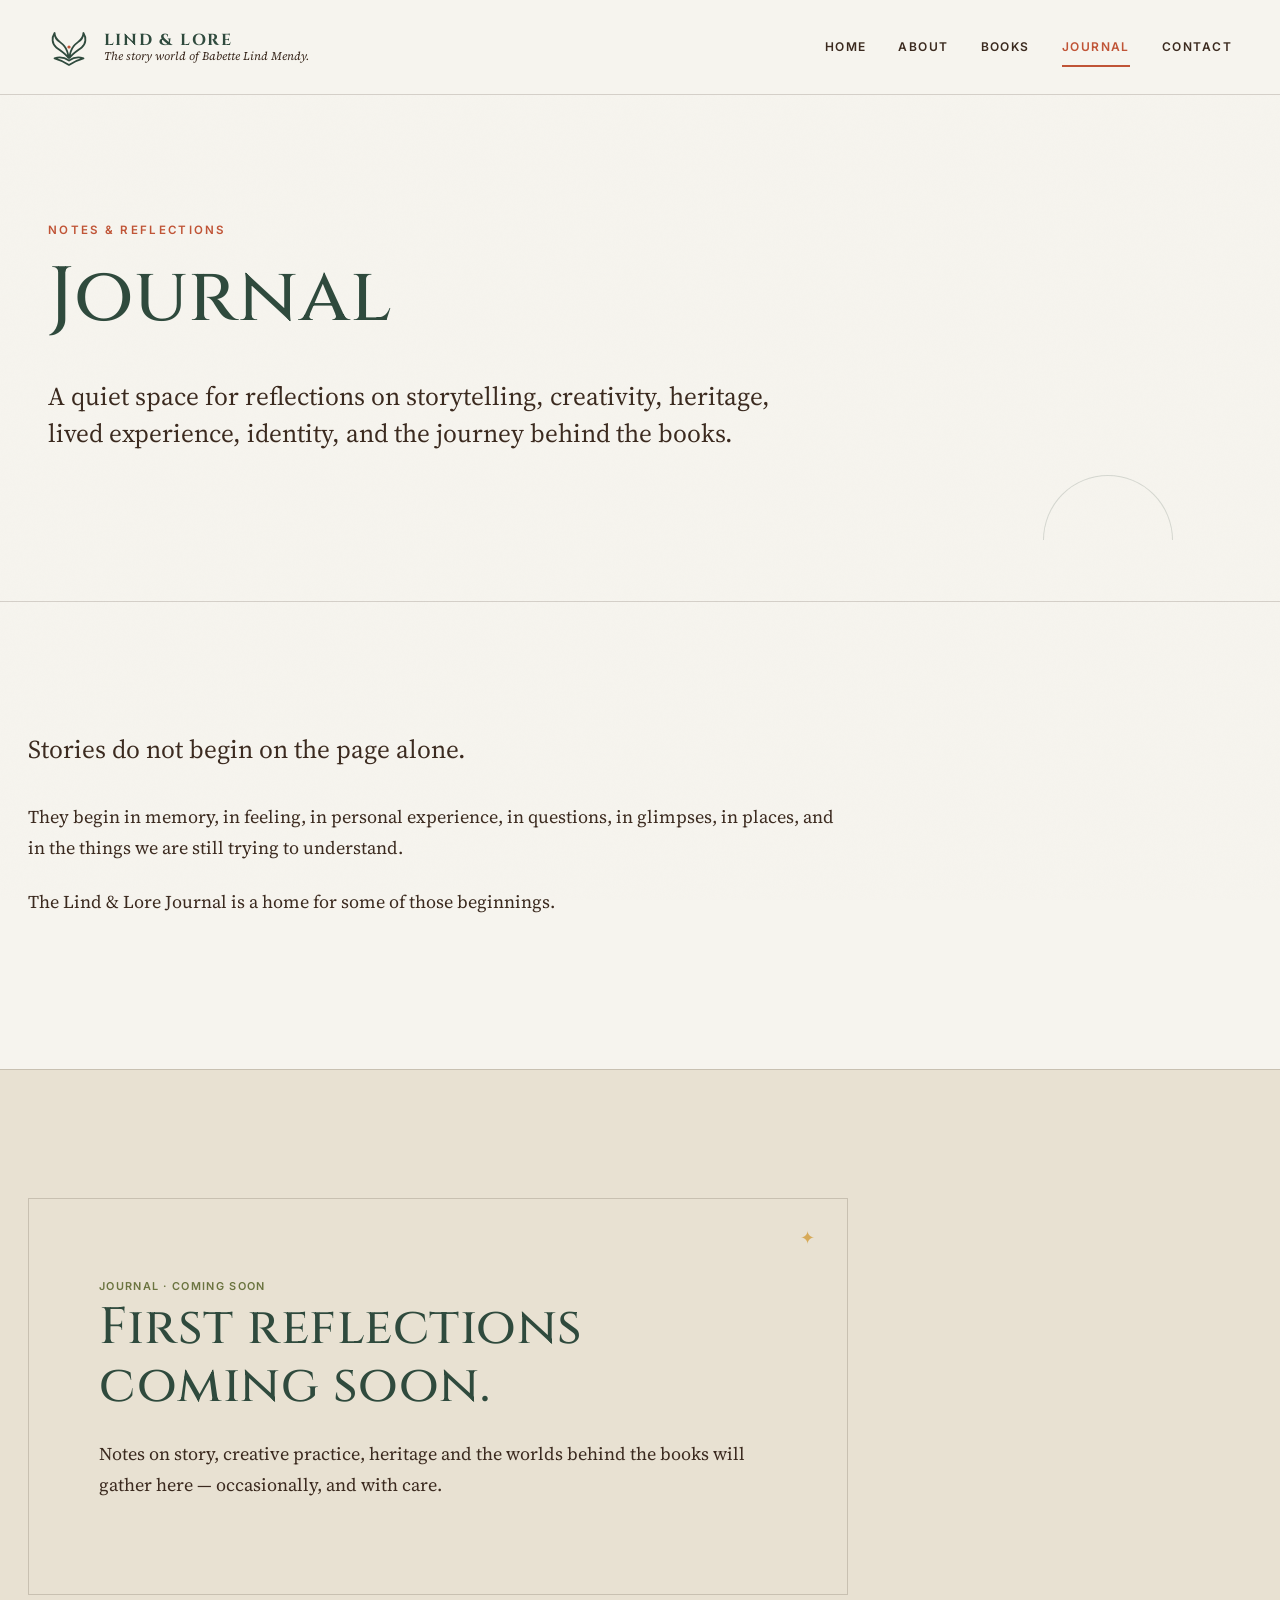
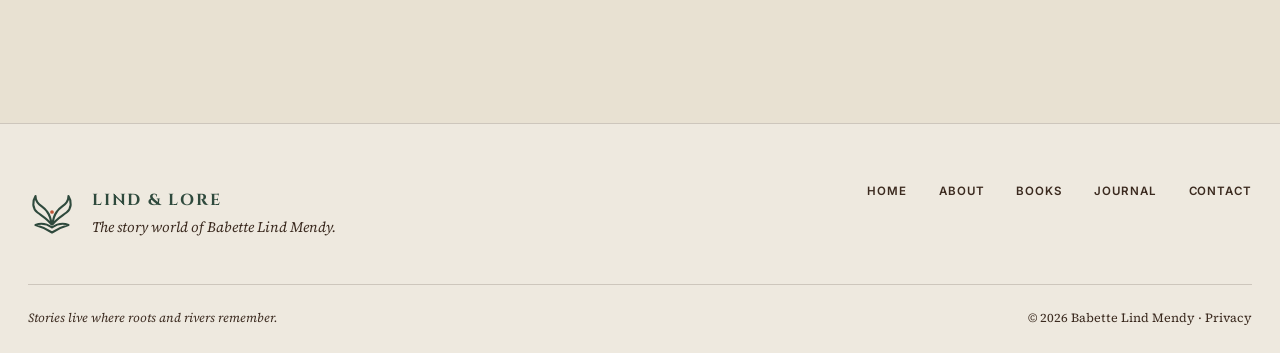
<file: journal.html>
<!doctype html><html lang="en"><head><meta charset="utf-8"><meta name="viewport" content="width=device-width, initial-scale=1"><title>Journal | Lind &amp; Lore</title><meta name="description" content="Reflections from Lind &amp; Lore on storytelling, creativity, heritage, lived experience, identity and the journey behind the books."><link rel="canonical" href="https://lindandlore.com/journal.html"><meta property="og:type" content="website"><meta property="og:title" content="Journal | Lind &amp; Lore"><meta property="og:description" content="A quiet space for reflections on storytelling, creativity, heritage and lived experience."><meta property="og:url" content="https://lindandlore.com/journal.html"><meta name="twitter:card" content="summary"><meta name="theme-color" content="#F6F4EE"><link rel="icon" href="assets/logo/lind-lore-mark.svg" type="image/svg+xml"><link rel="preconnect" href="https://fonts.googleapis.com"><link rel="preconnect" href="https://fonts.gstatic.com" crossorigin><link href="https://fonts.googleapis.com/css2?family=Cinzel:wght@500;600&amp;family=Source+Serif+4:opsz,wght@8..60,400;8..60,500;8..60,600&amp;family=Inter:wght@500;600&amp;display=swap" rel="stylesheet"><link rel="stylesheet" href="assets/css/styles.css?v=20260820-portrait"></head>
<body><a class="skip-link" href="#main-content">Skip to content</a><header class="site-header"><div class="header-inner"><a class="brand" href="index.html" aria-label="Lind and Lore home"><img src="assets/logo/lind-lore-mark.svg" width="42" height="42" alt=""><span class="brand-copy"><strong>Lind &amp; Lore</strong><small>The story world of Babette Lind Mendy.</small></span></a><button class="menu-toggle" type="button" aria-expanded="false" aria-controls="main-navigation"><span></span><span></span><span></span><span class="visually-hidden">Menu</span></button><nav id="main-navigation" class="main-nav" aria-label="Main navigation"><a href="index.html">Home</a><a href="about.html">About</a><a href="books.html">Books</a><a href="journal.html" aria-current="page">Journal</a><a href="contact.html">Contact</a></nav></div></header>
<main id="main-content"><section class="hero page-hero"><p class="eyebrow">Notes &amp; reflections</p><h1>Journal</h1><p class="hero-intro">A quiet space for reflections on storytelling, creativity, heritage, lived experience, identity, and the journey behind the books.</p></section><section class="section"><div class="journal-intro"><p class="large-copy">Stories do not begin on the page alone.</p><p>They begin in memory, in feeling, in personal experience, in questions, in glimpses, in places, and in the things we are still trying to understand.</p><p>The Lind &amp; Lore Journal is a home for some of those beginnings.</p></div></section><section class="section oat-section"><article class="journal-placeholder"><time datetime="2026">Journal · Coming soon</time><h2>First reflections coming soon.</h2><p>Notes on story, creative practice, heritage and the worlds behind the books will gather here — occasionally, and with care.</p></article></section></main>
<footer class="site-footer"><div class="footer-inner"><div class="footer-brand"><img src="assets/logo/lind-lore-mark.svg" width="48" height="48" alt=""><div><strong>Lind &amp; Lore</strong><p>The story world of Babette Lind Mendy.</p></div></div><nav aria-label="Footer navigation"><a href="index.html">Home</a><a href="about.html">About</a><a href="books.html">Books</a><a href="journal.html">Journal</a><a href="contact.html">Contact</a></nav></div><div class="footer-bottom"><p>Stories live where roots and rivers remember.</p><p>© <span data-current-year></span> Babette Lind Mendy · <a href="contact.html#privacy">Privacy</a></p></div></footer><script src="assets/js/main.js"></script></body></html>
</file>
<file: assets/css/styles.css>
:root{--ivory:#f6f4ee;--oat:#e8e1d2;--honey:#d7aa59;--terracotta:#c05436;--forest:#2f4a3d;--olive:#6b7440;--cocoa:#3b2a1f;--line:rgba(59,42,31,.18);--shadow:0 20px 55px rgba(59,42,31,.10);--display:"Cinzel",Georgia,serif;--serif:"Source Serif 4",Georgia,serif;--sans:"Inter",Arial,sans-serif;--page:1240px;--reading:720px}
*,*::before,*::after{box-sizing:border-box}html{scroll-behavior:smooth}body{margin:0;background:var(--ivory);color:var(--cocoa);font-family:var(--serif);font-size:18px;line-height:1.7}body::before{content:"";position:fixed;inset:0;pointer-events:none;opacity:.22;background-image:url("data:image/svg+xml,%3Csvg xmlns='http://www.w3.org/2000/svg' width='160' height='160' viewBox='0 0 160 160'%3E%3Cfilter id='n'%3E%3CfeTurbulence type='fractalNoise' baseFrequency='.9' numOctaves='2' stitchTiles='stitch'/%3E%3C/filter%3E%3Crect width='100%25' height='100%25' filter='url(%23n)' opacity='.08'/%3E%3C/svg%3E")}a{color:inherit}img{max-width:100%;display:block}button,input,select,textarea{font:inherit}h1,h2,h3{font-family:var(--display);color:var(--forest);line-height:1.12;font-weight:500;margin:0 0 .5em;letter-spacing:.01em}h1{font-size:clamp(2.8rem,6vw,5.75rem)}h2{font-size:clamp(2.15rem,4vw,4rem)}h3{font-size:clamp(1.35rem,2.2vw,2rem)}p{margin:0 0 1.3em}.skip-link{position:fixed;top:10px;left:10px;z-index:1000;background:var(--forest);color:var(--ivory);padding:.6rem 1rem;transform:translateY(-150%)}.skip-link:focus{transform:translateY(0)}.visually-hidden{position:absolute!important;width:1px;height:1px;padding:0;margin:-1px;overflow:hidden;clip:rect(0,0,0,0);white-space:nowrap;border:0}.eyebrow{font-family:var(--sans);font-size:.72rem;font-weight:600;line-height:1.3;letter-spacing:.2em;text-transform:uppercase;color:var(--terracotta);margin-bottom:1rem}.site-header{position:relative;z-index:50;background:rgba(246,244,238,.96);border-bottom:1px solid var(--line)}.header-inner{max-width:var(--page);min-height:94px;margin:auto;padding:0 28px;display:flex;align-items:center;justify-content:space-between;gap:2rem}.brand{display:flex;align-items:center;gap:.85rem;text-decoration:none}.brand img{width:42px;height:42px}.brand-copy{display:flex;flex-direction:column;line-height:1.2}.brand-copy strong,.footer-brand strong{font-family:var(--display);text-transform:uppercase;letter-spacing:.11em;color:var(--forest);font-size:1rem}.brand-copy small{font-size:.72rem;font-style:italic;color:var(--cocoa)}.main-nav{display:flex;align-items:center;gap:2rem;font-family:var(--sans);font-size:.75rem;font-weight:600;letter-spacing:.12em;text-transform:uppercase}.main-nav a{text-decoration:none;position:relative;padding:.6rem 0}.main-nav a::after{content:"";position:absolute;left:0;right:100%;bottom:0;height:2px;background:var(--terracotta);transition:right .2s ease}.main-nav a:hover::after,.main-nav a[aria-current="page"]::after{right:0}.main-nav a[aria-current="page"]{color:var(--terracotta)}.menu-toggle{display:none;border:0;background:none;width:46px;height:46px;padding:10px;cursor:pointer}.menu-toggle>span:not(.visually-hidden){display:block;height:2px;background:var(--forest);margin:5px 0;transition:.2s}.button{display:inline-flex;align-items:center;justify-content:center;min-height:48px;padding:.72rem 1.25rem;border:1px solid transparent;border-radius:3px;font-family:var(--sans);font-size:.77rem;font-weight:600;letter-spacing:.06em;text-decoration:none;cursor:pointer;transition:background .2s,color .2s,border-color .2s}.button-primary{background:var(--terracotta);color:var(--ivory);border-color:var(--terracotta)}.button-primary:hover{background:#a9442c;border-color:#a9442c}.button-secondary{background:transparent;color:var(--forest);border-color:var(--forest)}.button-secondary:hover{background:var(--forest);color:var(--ivory)}.button-disabled{background:rgba(59,42,31,.06);border-color:var(--line);color:#75695f;cursor:not-allowed}.button-row{display:flex;flex-wrap:wrap;gap:.75rem;margin-top:2rem}.text-link{font-family:var(--sans);font-size:.78rem;font-weight:600;letter-spacing:.06em;color:var(--forest);text-decoration:none;border-bottom:1px solid var(--honey);padding-bottom:.25rem}.text-link:hover{color:var(--terracotta)}:focus-visible{outline:3px solid var(--honey);outline-offset:4px}.hero{max-width:var(--page);margin:auto;padding:clamp(70px,9vw,132px) 28px}.home-hero{min-height:720px;display:grid;grid-template-columns:minmax(0,1.05fr) minmax(350px,.78fr);align-items:center;gap:clamp(45px,7vw,100px)}.hero-copy h1{max-width:760px}.hero-intro{font-size:clamp(1.25rem,2vw,1.65rem);max-width:650px;line-height:1.45}.landscape-art{aspect-ratio:4/5;position:relative;overflow:hidden;border-radius:52% 52% 4px 4px;background:linear-gradient(180deg,#ead9bd 0%,#dec38e 42%,#9c9a69 43%,#536352 100%);box-shadow:var(--shadow)}.landscape-art::after{content:"";position:absolute;inset:0;background:linear-gradient(120deg,rgba(255,255,255,.22),transparent 34%),repeating-radial-gradient(ellipse at 50% 100%,transparent 0 36px,rgba(246,244,238,.11) 37px 38px)}.landscape-mark{position:absolute;width:72%;height:auto;left:14%;top:10%;opacity:.09;filter:sepia(1)}.sun{position:absolute;width:82px;height:82px;border-radius:50%;background:#f0dba0;right:16%;top:20%;box-shadow:0 0 70px rgba(240,219,160,.5)}.hill{position:absolute;border-radius:50% 50% 0 0}.hill-one{width:125%;height:42%;left:-45%;bottom:23%;background:#6d7a58;transform:rotate(6deg)}.hill-two{width:130%;height:46%;right:-58%;bottom:16%;background:#3d584b;transform:rotate(-5deg)}.river{position:absolute;width:28%;height:58%;left:46%;bottom:-17%;border-radius:50%;background:linear-gradient(90deg,rgba(246,244,238,.15),rgba(246,244,238,.72),rgba(246,244,238,.2));transform:rotate(8deg);filter:blur(.3px)}.spark{position:absolute;color:var(--ivory);z-index:2;font-size:.8rem}.spark-one{left:18%;top:23%}.spark-two{right:31%;top:34%}.section{padding:clamp(80px,10vw,140px) max(28px,calc((100vw - var(--page))/2));border-top:1px solid var(--line)}.narrow{max-width:var(--reading);margin:auto}.intro-section{position:relative;text-align:center}.section-marker{font-size:1.3rem;color:var(--honey);margin-bottom:2rem}.large-copy{font-size:clamp(1.25rem,2vw,1.62rem);line-height:1.52}.oat-section{background:var(--oat)}.section-heading{display:grid;grid-template-columns:minmax(0,1.4fr) minmax(240px,.6fr);align-items:end;gap:3rem;margin-bottom:clamp(50px,7vw,90px)}.section-heading h2{margin-bottom:0}.section-note{font-size:1.15rem;font-style:italic;border-left:1px solid var(--honey);padding-left:1.5rem}.book-feature{display:grid;grid-template-columns:minmax(280px,420px) minmax(0,1fr);align-items:center;gap:clamp(50px,9vw,130px);max-width:1080px;margin:auto}.book-cover{aspect-ratio:2/3;position:relative;overflow:hidden;background:var(--forest);color:var(--ivory);box-shadow:10px 15px 30px rgba(59,42,31,.18),inset 8px 0 10px rgba(0,0,0,.12)}.book-cover::before{content:"";position:absolute;inset:0;background:repeating-radial-gradient(ellipse at 50% 100%,transparent 0 32px,rgba(246,244,238,.1) 33px 34px)}.cover-sky{height:47%;background:linear-gradient(#dda75a,#c36b42);position:relative}.cover-sky::after{content:"";position:absolute;width:125%;height:45%;left:-12%;bottom:-20%;background:var(--forest);border-radius:50% 50% 0 0}.cover-sky span{position:absolute;z-index:2;right:1rem;top:1rem;font:600 .55rem/1.4 var(--sans);letter-spacing:.1em;text-align:right;text-transform:uppercase;opacity:.75}.cover-title{position:absolute;left:12%;right:12%;bottom:9%;display:flex;flex-direction:column;gap:1.5rem}.cover-title strong{font-family:var(--display);font-weight:500;font-size:clamp(2rem,4vw,3.8rem);line-height:1.04}.cover-title small{font:600 .64rem var(--sans);text-transform:uppercase;letter-spacing:.16em}.book-cover-large{max-width:410px}.book-feature-copy{max-width:590px}.about-preview{display:grid;grid-template-columns:minmax(280px,.8fr) minmax(0,1.1fr);align-items:center;gap:clamp(50px,9vw,135px)}.portrait-frame{aspect-ratio:4/5;max-width:430px;position:relative;background:linear-gradient(145deg,#dad0bc,#eee7da);border:1px solid var(--line);overflow:hidden}.author-placeholder::before{content:"";position:absolute;width:70%;height:72%;left:15%;bottom:-14%;border:1px solid rgba(47,74,61,.25);border-radius:50% 50% 0 0}.author-placeholder::after{content:"";position:absolute;width:32%;aspect-ratio:1;left:34%;top:20%;border:1px solid rgba(47,74,61,.25);border-radius:50%}.author-placeholder span{position:absolute;z-index:2;top:1.5rem;left:1.5rem;font:600 .65rem var(--sans);letter-spacing:.16em;text-transform:uppercase;color:var(--olive)}.author-placeholder i{position:absolute;right:10%;bottom:9%;width:48%;height:36%;border:1px solid var(--honey);border-width:1px 1px 0 0;border-radius:0 100% 0 0}.card-grid{display:grid;gap:1.2rem}.three-cards{grid-template-columns:repeat(3,1fr)}.story-card{min-height:330px;padding:2.3rem;display:flex;flex-direction:column;align-items:flex-start;background:rgba(232,225,210,.58);border:1px solid var(--line);border-radius:5px}.story-card:nth-child(2){background:rgba(246,244,238,.5)}.story-card p{flex:1}.card-icon{height:55px;color:var(--terracotta);font-family:var(--display);font-size:2rem}.arch-icon{display:block;width:40px;height:48px;border:1px solid var(--terracotta);border-bottom:0;border-radius:50% 50% 0 0}.newsletter{padding:clamp(70px,9vw,120px) max(28px,calc((100vw - var(--page))/2));display:grid;grid-template-columns:1fr 1fr;gap:clamp(50px,8vw,120px);align-items:center;background:var(--forest);color:var(--ivory)}.newsletter h2,.newsletter .eyebrow{color:var(--ivory)}.integration-form label,.contact-form label{display:block;font:600 .73rem var(--sans);letter-spacing:.08em;text-transform:uppercase;margin-bottom:.55rem}.inline-form{display:flex}.inline-form input{min-width:0;flex:1;border:1px solid rgba(246,244,238,.55);border-right:0;background:rgba(246,244,238,.1);color:var(--ivory);padding:.7rem 1rem;border-radius:3px 0 0 3px}.inline-form input::placeholder{color:rgba(246,244,238,.7)}.inline-form .button{border-radius:0 3px 3px 0}.form-note{font-size:.74rem;opacity:.74;margin:.65rem 0 0}.form-status{font-size:.85rem;color:#f1d8a8;margin:.6rem 0 0;min-height:1.5em}.site-footer{background:#eee9df;padding:60px max(28px,calc((100vw - var(--page))/2)) 25px;border-top:1px solid var(--line)}.footer-inner{display:flex;align-items:flex-start;justify-content:space-between;gap:2rem;padding-bottom:45px}.footer-brand{display:flex;gap:1rem;align-items:center}.footer-brand img{width:48px}.footer-brand p{font-size:.9rem;font-style:italic;margin:0}.footer-inner nav{display:flex;flex-wrap:wrap;gap:1.3rem 2rem;font:600 .72rem var(--sans);letter-spacing:.08em;text-transform:uppercase}.footer-inner nav a,.footer-bottom a{text-decoration:none}.footer-inner nav a:hover,.footer-bottom a:hover{color:var(--terracotta)}.footer-bottom{display:flex;justify-content:space-between;gap:1rem;border-top:1px solid var(--line);padding-top:22px;font-size:.78rem}.footer-bottom p{margin:0}.footer-bottom p:first-child{font-style:italic}
.page-hero{padding-top:clamp(80px,10vw,130px);padding-bottom:clamp(75px,9vw,115px);position:relative}.page-hero::after{content:"";position:absolute;right:7%;bottom:12%;width:130px;height:65px;border:1px solid rgba(47,74,61,.17);border-bottom:0;border-radius:70px 70px 0 0}.page-hero h1{max-width:900px}.page-hero .hero-intro{max-width:780px}.prose{max-width:var(--reading)}.prose p{margin-bottom:1.45em}.bio-layout{display:grid;grid-template-columns:minmax(0,1.25fr) minmax(260px,.65fr);gap:clamp(50px,8vw,110px);align-items:start}.bio-layout .portrait-frame{position:sticky;top:40px}.short-bio{background:var(--oat);border-left:4px solid var(--honey);padding:clamp(28px,5vw,55px);max-width:900px}.short-bio h2{font-size:1.6rem}.copy-label{font:600 .68rem var(--sans);letter-spacing:.13em;text-transform:uppercase;color:var(--terracotta)}.book-listing{display:grid;grid-template-columns:minmax(260px,390px) 1fr;gap:clamp(50px,8vw,115px);align-items:center}.metadata{display:grid;grid-template-columns:repeat(2,minmax(0,1fr));gap:1rem;margin:2rem 0}.meta-item{padding:1rem 0;border-top:1px solid var(--line)}.meta-item span{display:block;font:600 .65rem var(--sans);letter-spacing:.12em;text-transform:uppercase;color:var(--olive)}.meta-item strong{font-weight:500}.placeholder-actions{display:flex;gap:.75rem;flex-wrap:wrap}.centered-section{text-align:center}.centered-section .narrow{margin:auto}.schools-banner{display:grid;grid-template-columns:1fr auto;align-items:center;gap:3rem;background:var(--forest);color:var(--ivory);border-top:0}.schools-banner h2,.schools-banner .eyebrow{color:var(--ivory)}.book-detail-hero{display:grid;grid-template-columns:minmax(280px,430px) 1fr;gap:clamp(50px,9vw,120px);align-items:center}.book-detail-hero .book-cover{width:100%}.detail-copy h1{font-size:clamp(2.9rem,6vw,5.5rem)}.byline{font:600 .75rem var(--sans);letter-spacing:.14em;text-transform:uppercase;color:var(--olive)}.split-section{display:grid;grid-template-columns:.8fr 1.2fr;gap:clamp(45px,8vw,110px)}.split-section h2{font-size:clamp(2rem,3.5vw,3.3rem)}.check-list{list-style:none;padding:0;margin:2rem 0}.check-list li{position:relative;padding:.72rem 0 .72rem 2rem;border-bottom:1px solid var(--line)}.check-list li::before{content:"✦";position:absolute;left:0;color:var(--terracotta);font-size:.7rem}.resource-placeholder{display:inline-flex;gap:.7rem;align-items:center;padding:.8rem 1rem;background:var(--oat);border:1px solid var(--line);font:600 .72rem var(--sans);letter-spacing:.06em}.tease-section{text-align:center;background:var(--oat)}.tease-section .narrow{margin:auto}.journal-intro{max-width:820px}.journal-placeholder{max-width:820px;border:1px solid var(--line);background:var(--oat);padding:clamp(35px,7vw,70px);position:relative}.journal-placeholder::after{content:"✦";position:absolute;right:2rem;top:1.5rem;color:var(--honey)}.journal-placeholder time{font:600 .68rem var(--sans);letter-spacing:.12em;text-transform:uppercase;color:var(--olive)}.contact-layout{display:grid;grid-template-columns:minmax(260px,.7fr) minmax(0,1.3fr);gap:clamp(55px,9vw,120px)}.contact-aside{background:var(--oat);padding:2rem;align-self:start}.contact-aside h2{font-size:1.5rem}.contact-types{list-style:none;padding:0;margin:0}.contact-types li{padding:.55rem 0;border-bottom:1px solid var(--line)}.contact-form{display:grid;grid-template-columns:1fr 1fr;gap:1.2rem}.field-full{grid-column:1/-1}.contact-form input,.contact-form select,.contact-form textarea{width:100%;border:1px solid rgba(59,42,31,.35);background:rgba(255,255,255,.45);padding:.75rem .85rem;border-radius:3px;color:var(--cocoa)}.contact-form textarea{min-height:180px;resize:vertical}.required-note{font-size:.78rem;color:#6b5d52}.privacy-note{max-width:800px}.privacy-note h2{font-size:1.5rem}
@media(max-width:900px){.home-hero,.about-preview,.book-feature,.book-listing,.book-detail-hero,.bio-layout,.contact-layout{grid-template-columns:1fr}.home-hero{min-height:auto}.landscape-art{max-width:520px;width:100%;margin:auto}.book-cover,.portrait-frame{width:min(100%,420px);margin:auto}.three-cards{grid-template-columns:1fr 1fr}.story-card:last-child{grid-column:1/-1}.newsletter,.split-section{grid-template-columns:1fr}.bio-layout .portrait-frame{position:relative;top:auto}.schools-banner{grid-template-columns:1fr}.footer-inner{flex-direction:column}.contact-aside{max-width:650px}}
@media(max-width:700px){body{font-size:17px}.header-inner{min-height:78px;padding:0 20px}.brand-copy small{display:none}.menu-toggle{display:block}.main-nav{display:none;position:absolute;top:100%;left:0;right:0;background:var(--ivory);padding:1rem 20px 1.4rem;border-bottom:1px solid var(--line);box-shadow:0 10px 25px rgba(59,42,31,.1);flex-direction:column;align-items:stretch;gap:0}.main-nav.is-open{display:flex}.main-nav a{padding:.8rem .2rem}.main-nav a::after{display:none}.hero,.section{padding-left:20px;padding-right:20px}.home-hero{padding-top:65px}.hero-copy h1{font-size:clamp(2.65rem,13vw,4.1rem)}.landscape-art{aspect-ratio:5/6}.section-heading{grid-template-columns:1fr;gap:1.3rem}.section-note{margin:0}.three-cards{grid-template-columns:1fr}.story-card:last-child{grid-column:auto}.story-card{min-height:270px;padding:1.6rem}.book-listing .book-cover,.book-detail-hero .book-cover{order:-1}.metadata{grid-template-columns:1fr}.newsletter{padding-left:20px;padding-right:20px}.inline-form{display:block}.inline-form input{width:100%;border-right:1px solid rgba(246,244,238,.55);border-radius:3px;margin-bottom:.7rem}.inline-form .button{width:100%;border-radius:3px}.contact-form{grid-template-columns:1fr}.field-full{grid-column:auto}.footer-inner nav{display:grid;grid-template-columns:1fr 1fr;width:100%}.footer-bottom{flex-direction:column}.button-row .button{width:100%}.page-hero::after{width:80px;height:40px}.placeholder-actions .button{width:100%}}

.newsletter-signup{min-width:0}.newsletter-fields{display:grid;grid-template-columns:minmax(0,.8fr) minmax(0,1.25fr) auto;gap:.75rem;align-items:end}.newsletter-fields input{width:100%;min-height:48px;border:1px solid rgba(246,244,238,.55);background:rgba(246,244,238,.1);color:var(--ivory);padding:.7rem 1rem;border-radius:3px}.newsletter-fields input::placeholder{color:rgba(246,244,238,.7)}.newsletter-fields .button{white-space:nowrap}.integration-form .optional{font-weight:500;letter-spacing:0;text-transform:none;opacity:.72}.newsletter-success{border-left:2px solid var(--honey);padding-left:1.4rem}.newsletter-success h3{color:var(--ivory)}.newsletter-success p{margin-bottom:0}.ml-error{display:block;color:#f1d8a8;font:500 .78rem var(--sans);margin-top:.35rem}.newsletter [hidden]{display:none!important}
.book-cover-art{margin:0;background:transparent}.book-cover-art::before{display:none}.book-cover-art img{width:100%;height:100%;object-fit:cover}.author-portrait{margin:0;box-shadow:var(--shadow)}.author-portrait img{position:absolute;inset:0;width:100%;height:100%;object-fit:cover;object-position:center}.download-note{font-size:.9rem;color:#62554b}
@media(max-width:1100px){.newsletter-fields{grid-template-columns:1fr 1fr}.newsletter-fields .button{grid-column:1/-1}}
@media(max-width:700px){.newsletter-fields{grid-template-columns:1fr}.newsletter-fields .button{grid-column:auto;width:100%}}
@media(prefers-reduced-motion:reduce){html{scroll-behavior:auto}*,*::before,*::after{transition-duration:.01ms!important;animation-duration:.01ms!important;animation-iteration-count:1!important}}
</file>
<file: assets/css/resources.css>
.resources-intro {
  max-width: 900px;
  margin-bottom: clamp(42px, 6vw, 72px);
}

.resource-framework {
  list-style: none;
  padding: 0;
  margin: 0 0 clamp(42px, 6vw, 72px);
  display: grid;
  grid-template-columns: repeat(5, minmax(0, 1fr));
  border: 1px solid var(--line);
  border-right: 0;
}

.resource-framework li {
  min-height: 220px;
  padding: 1.5rem;
  display: flex;
  flex-direction: column;
  border-right: 1px solid var(--line);
  background: rgba(232, 225, 210, .38);
}

.resource-framework li:nth-child(even) {
  background: rgba(246, 244, 238, .7);
}

.resource-framework span {
  font: 600 .65rem var(--sans);
  letter-spacing: .14em;
  color: var(--terracotta);
  margin-bottom: 2rem;
}

.resource-framework strong {
  font-family: var(--display);
  font-size: 1.3rem;
  font-weight: 500;
  color: var(--forest);
  margin-bottom: .8rem;
}

.resource-framework small {
  font-size: .9rem;
  line-height: 1.5;
}

.resource-callout {
  display: grid;
  grid-template-columns: minmax(0, 1.25fr) minmax(230px, .55fr);
  gap: 3rem;
  align-items: center;
  background: var(--oat);
  border-left: 4px solid var(--honey);
  padding: clamp(28px, 5vw, 55px);
}

.resource-callout h3 {
  font-size: clamp(1.5rem, 2.5vw, 2.2rem);
}

.resource-actions {
  display: flex;
  flex-direction: column;
  gap: .8rem;
}

.resource-update-link {
  align-self: flex-start;
  margin-top: .45rem;
}

.activity-card {
  margin-top: 2.2rem;
  padding: clamp(24px, 4vw, 40px);
  background: var(--oat);
  border-left: 4px solid var(--honey);
}

.activity-card h3 {
  font-size: clamp(1.55rem, 2.8vw, 2.35rem);
}

.activity-card p:last-child {
  margin-bottom: 0;
}

@media (max-width: 1000px) {
  .resource-framework {
    grid-template-columns: repeat(2, 1fr);
    border-bottom: 0;
  }

  .resource-framework li {
    border-bottom: 1px solid var(--line);
  }

  .resource-framework li:last-child {
    grid-column: 1 / -1;
  }

  .resource-callout {
    grid-template-columns: 1fr;
  }
}

@media (max-width: 600px) {
  .resource-framework {
    grid-template-columns: 1fr;
  }

  .resource-framework li:last-child {
    grid-column: auto;
  }

  .resource-framework li {
    min-height: auto;
  }

  .resource-actions .button {
    width: 100%;
  }
}
</file>
<file: assets/css/future-works.css>
.journey-hero {
  display: grid;
  grid-template-columns: minmax(0, 1.15fr) minmax(300px, .55fr);
  align-items: center;
  gap: clamp(55px, 9vw, 130px);
}

.journey-hero-copy {
  max-width: 790px;
}

.journey-hero h1 {
  font-size: clamp(3.3rem, 7vw, 6.8rem);
}

.journey-promise {
  max-width: 650px;
  margin-top: 2.2rem;
  padding: 1.35rem 1.6rem;
  border-left: 3px solid var(--honey);
  background: rgba(232, 225, 210, .48);
}

.journey-promise span {
  display: block;
  font: 600 .67rem var(--sans);
  letter-spacing: .15em;
  text-transform: uppercase;
  color: var(--terracotta);
  margin-bottom: .55rem;
}

.journey-promise strong {
  font-family: var(--display);
  font-size: clamp(1.3rem, 2vw, 1.8rem);
  font-weight: 500;
  color: var(--forest);
}

.journey-motif {
  aspect-ratio: 4 / 5;
  position: relative;
  overflow: hidden;
  border-radius: 50% 50% 4px 4px;
  border: 1px solid var(--line);
  background: linear-gradient(180deg, #ead8b7 0%, #dfc892 38%, #b2a772 39%, #5e725d 100%);
  box-shadow: var(--shadow);
}

.journey-motif::before {
  content: "";
  position: absolute;
  width: 118%;
  height: 48%;
  left: -42%;
  bottom: 20%;
  border-radius: 50%;
  background: #778268;
  transform: rotate(8deg);
}

.journey-motif::after {
  content: "";
  position: absolute;
  width: 125%;
  height: 50%;
  right: -57%;
  bottom: 10%;
  border-radius: 50%;
  background: #405a4b;
  transform: rotate(-8deg);
}

.journey-sun {
  position: absolute;
  width: 76px;
  aspect-ratio: 1;
  right: 15%;
  top: 16%;
  border-radius: 50%;
  background: #f2d998;
  box-shadow: 0 0 65px rgba(242, 217, 152, .72);
}

.journey-path {
  position: absolute;
  z-index: 2;
  width: 34%;
  height: 70%;
  left: 38%;
  bottom: -18%;
  border-radius: 50% 48% 0 0;
  background: linear-gradient(90deg, rgba(246, 244, 238, .15), rgba(246, 244, 238, .86), rgba(246, 244, 238, .18));
  transform: rotate(7deg);
}

.journey-waypoint {
  position: absolute;
  z-index: 3;
  width: 12px;
  aspect-ratio: 1;
  border-radius: 50%;
  background: var(--ivory);
  border: 3px solid var(--terracotta);
  box-shadow: 0 0 0 5px rgba(246, 244, 238, .24);
}

.waypoint-one { left: 48%; bottom: 18%; }
.waypoint-two { left: 51%; bottom: 34%; }
.waypoint-three { left: 55%; bottom: 49%; }
.waypoint-four { left: 58%; bottom: 64%; }

.journey-intro-section {
  text-align: center;
}

.journey-intro-section .narrow {
  margin: auto;
}

.series-index {
  max-width: 1160px;
  margin: clamp(48px, 7vw, 80px) auto 0;
  display: grid;
  grid-template-columns: repeat(4, minmax(0, 1fr));
  border: 1px solid var(--line);
  border-right: 0;
}

.series-index a {
  min-height: 200px;
  padding: 1.6rem;
  display: flex;
  flex-direction: column;
  text-align: left;
  text-decoration: none;
  border-right: 1px solid var(--line);
  background: rgba(232, 225, 210, .42);
  transition: background .2s ease, transform .2s ease;
}

.series-index a:nth-child(even) {
  background: rgba(246, 244, 238, .72);
}

.series-index a:hover {
  background: #eadfca;
  transform: translateY(-4px);
}

.series-index span {
  font: 600 .65rem var(--sans);
  letter-spacing: .15em;
  text-transform: uppercase;
  color: var(--terracotta);
  margin-bottom: 2.2rem;
}

.series-index strong {
  font-family: var(--display);
  font-size: 1.28rem;
  font-weight: 500;
  color: var(--forest);
}

.series-index small {
  margin-top: auto;
  padding-top: 1rem;
  font-size: .78rem;
  line-height: 1.5;
  color: var(--cocoa);
}

.series-part {
  position: relative;
  overflow: hidden;
}

.series-part:nth-of-type(even) {
  background: var(--oat);
}

.series-part::after {
  content: "";
  position: absolute;
  width: 190px;
  height: 95px;
  right: 7%;
  top: 75px;
  border: 1px solid rgba(47, 74, 61, .16);
  border-bottom: 0;
  border-radius: 100px 100px 0 0;
}

.series-part-inner {
  max-width: 1120px;
  margin: auto;
  display: grid;
  grid-template-columns: minmax(145px, .34fr) minmax(0, 1.4fr);
  gap: clamp(35px, 7vw, 95px);
  position: relative;
  z-index: 1;
}

.part-marker {
  align-self: start;
  position: sticky;
  top: 36px;
  padding-top: .35rem;
}

.part-marker span {
  display: block;
  font: 600 .65rem var(--sans);
  letter-spacing: .17em;
  text-transform: uppercase;
  color: var(--terracotta);
}

.part-marker strong {
  display: block;
  margin-top: .2rem;
  font-family: var(--display);
  font-size: clamp(4.3rem, 9vw, 7.6rem);
  line-height: 1;
  font-weight: 500;
  color: rgba(47, 74, 61, .18);
}

.series-copy {
  max-width: 760px;
}

.series-copy h2 {
  font-size: clamp(2.5rem, 5vw, 4.8rem);
}

.series-tagline {
  font-size: clamp(1.2rem, 2vw, 1.55rem);
  font-style: italic;
  line-height: 1.45;
  color: var(--forest);
  border-left: 2px solid var(--honey);
  padding-left: 1.3rem;
  margin: 0 0 2.4rem;
}

.series-copy p {
  margin-bottom: 1.35em;
}

.fragment-list,
.question-stack {
  padding: 1.2rem 1.4rem;
  background: rgba(246, 244, 238, .58);
  border-left: 3px solid var(--honey);
  line-height: 1.9;
}

.series-part:nth-of-type(even) .fragment-list,
.series-part:nth-of-type(even) .question-stack {
  background: rgba(255, 255, 255, .46);
}

.series-question {
  margin-top: 2.2rem;
  padding-top: 1.6rem;
  border-top: 1px solid var(--line);
  font-family: var(--display);
  font-size: clamp(1.25rem, 2.2vw, 1.75rem);
  line-height: 1.45;
  color: var(--forest);
}

.series-themes {
  margin-top: 2rem;
  font-size: .92rem;
  color: #61554c;
}

.journey-summary {
  background: var(--forest);
  color: var(--ivory);
}

.journey-summary h2,
.journey-summary .eyebrow {
  color: var(--ivory);
}

.journey-summary-intro {
  max-width: 850px;
}

.journey-summary-grid {
  display: grid;
  grid-template-columns: repeat(4, minmax(0, 1fr));
  gap: 1px;
  margin: clamp(45px, 6vw, 75px) 0;
  background: rgba(246, 244, 238, .25);
  border: 1px solid rgba(246, 244, 238, .25);
}

.journey-summary-card {
  min-height: 230px;
  padding: 1.65rem;
  background: var(--forest);
}

.journey-summary-card span {
  display: block;
  font: 600 .64rem var(--sans);
  letter-spacing: .15em;
  text-transform: uppercase;
  color: var(--honey);
  margin-bottom: 1.5rem;
}

.journey-summary-card h3 {
  color: var(--ivory);
  font-size: 1.25rem;
}

.journey-summary-card p {
  font-size: .92rem;
  margin: 0;
  opacity: .86;
}

.journey-closing {
  max-width: 850px;
  font-size: clamp(1.25rem, 2.2vw, 1.65rem);
  line-height: 1.55;
}

.journey-summary .button-secondary {
  border-color: var(--ivory);
  color: var(--ivory);
}

.journey-summary .button-secondary:hover {
  background: var(--ivory);
  color: var(--forest);
}

@media (max-width: 980px) {
  .journey-hero {
    grid-template-columns: 1fr;
  }

  .journey-motif {
    width: min(100%, 430px);
    margin: auto;
  }

  .series-index,
  .journey-summary-grid {
    grid-template-columns: repeat(2, 1fr);
  }
}

@media (max-width: 700px) {
  .series-part-inner {
    grid-template-columns: 1fr;
  }

  .part-marker {
    position: relative;
    top: auto;
    display: flex;
    align-items: baseline;
    gap: .8rem;
  }

  .part-marker strong {
    font-size: 3.7rem;
  }

  .series-part::after {
    width: 100px;
    height: 50px;
    right: 20px;
    top: 55px;
  }
}

@media (max-width: 560px) {
  .series-index,
  .journey-summary-grid {
    grid-template-columns: 1fr;
  }

  .series-index {
    border-bottom: 0;
  }

  .series-index a {
    min-height: 165px;
    border-bottom: 1px solid var(--line);
  }

  .journey-summary-card {
    min-height: auto;
  }
}
</file>
